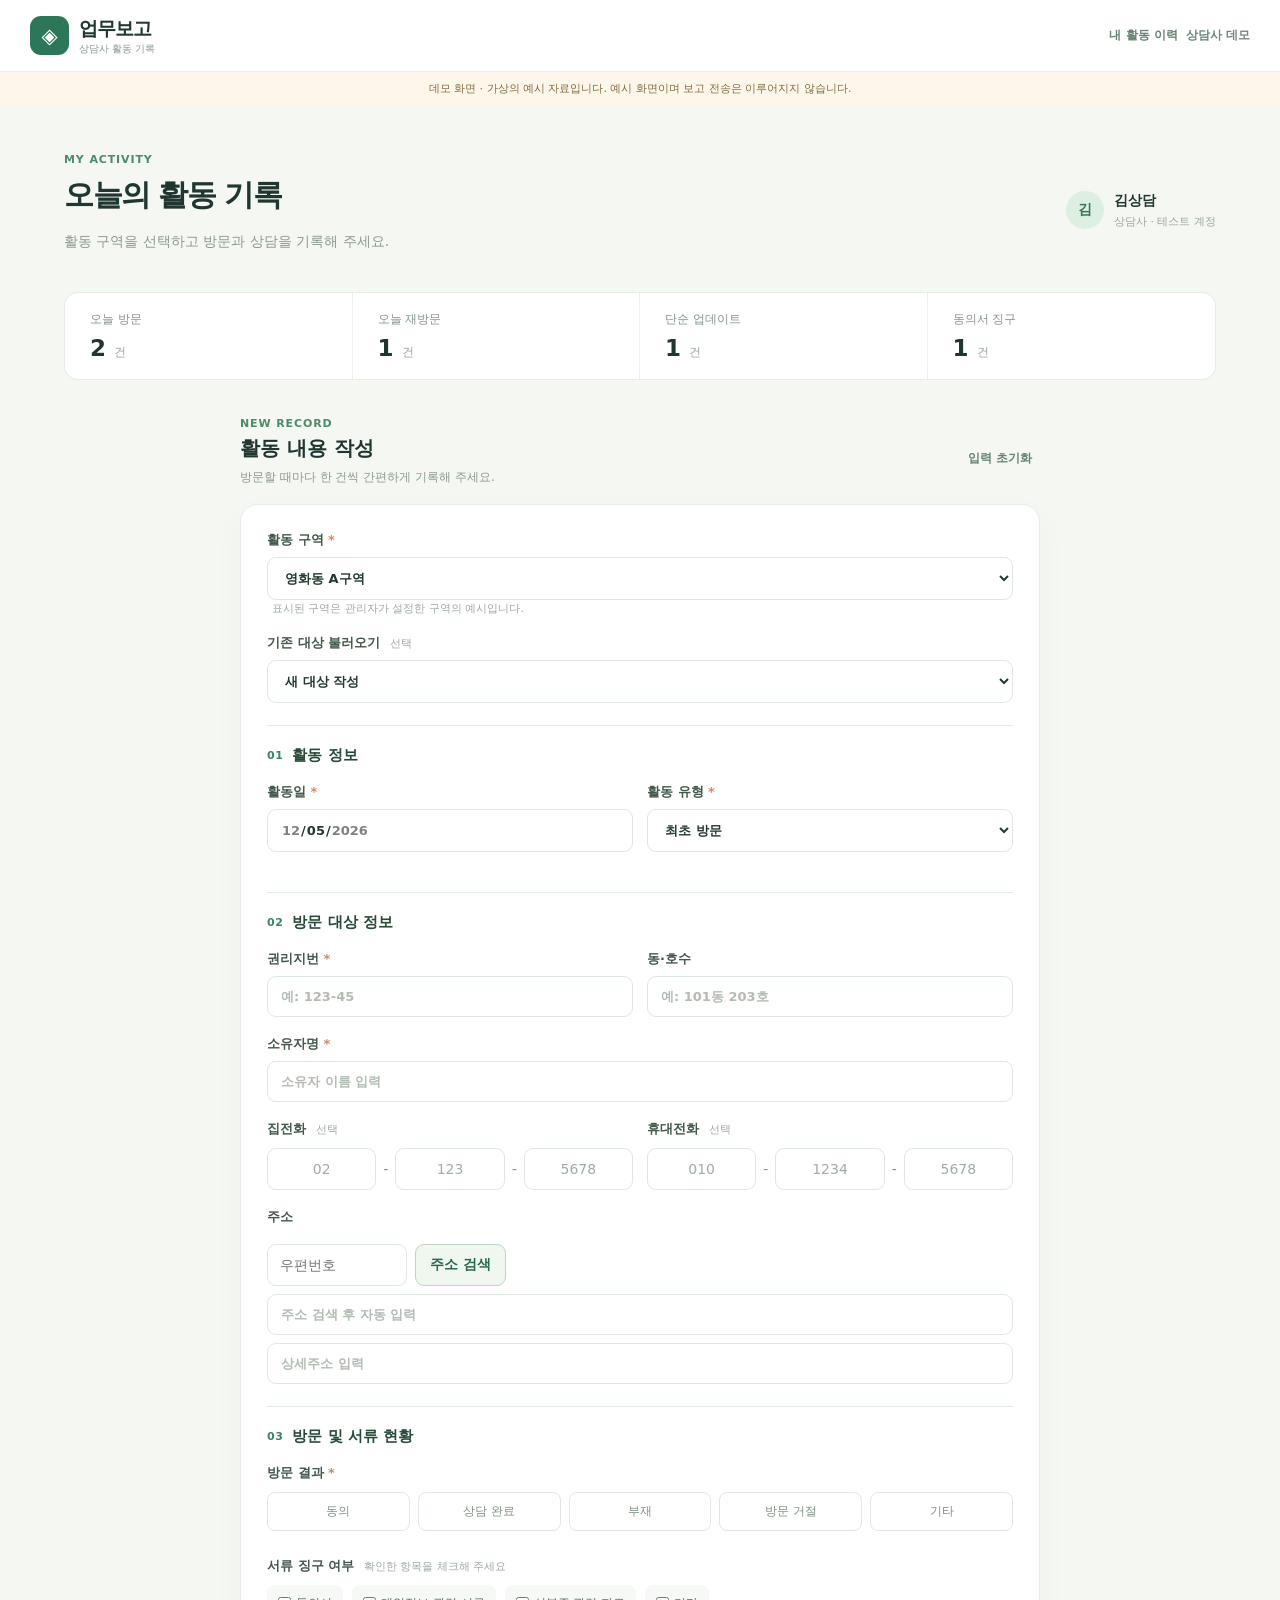
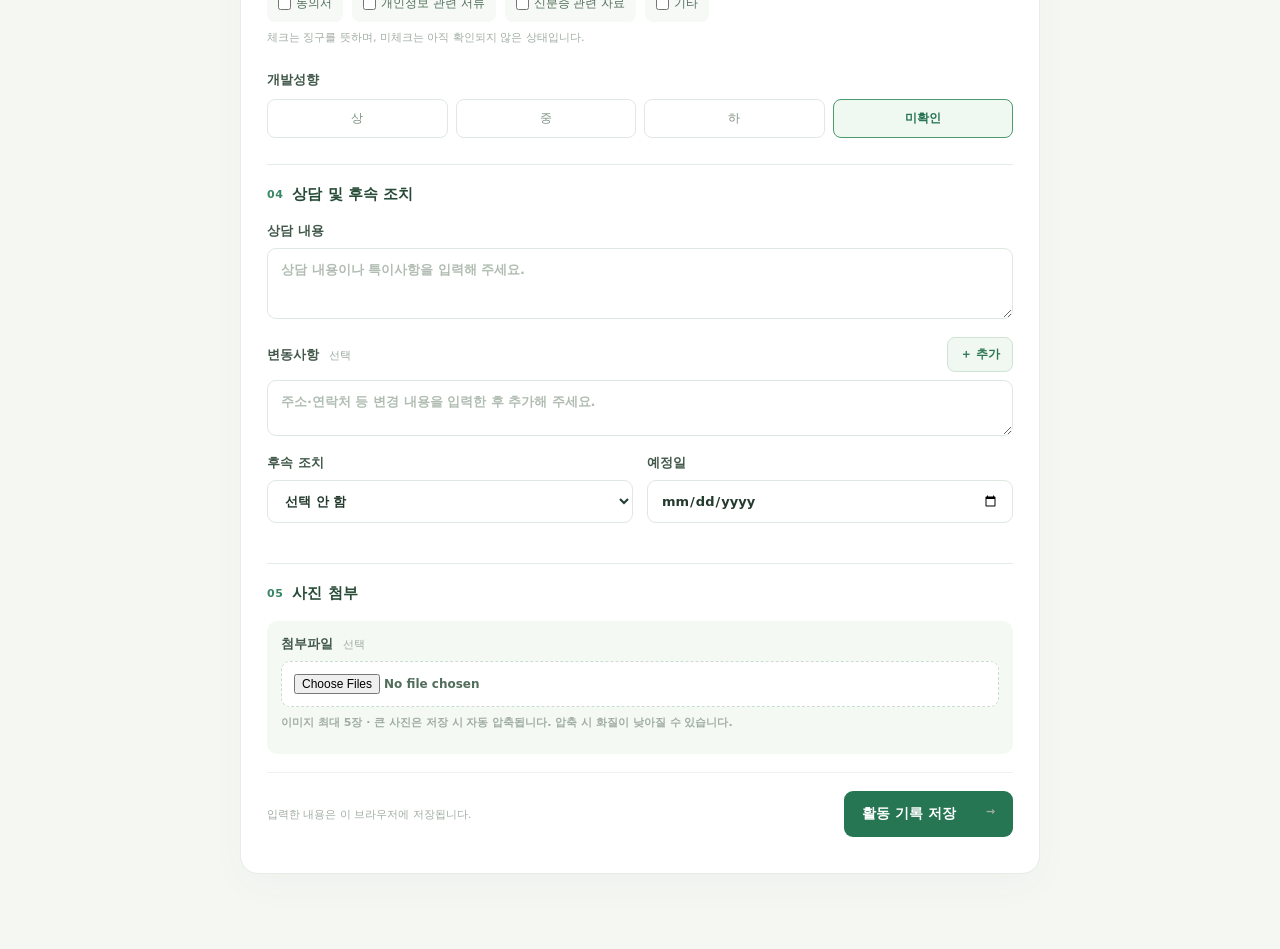
<file: demo.html>
<!DOCTYPE html>
<html lang="ko"><head><meta charset="utf-8"><meta name="viewport" content="width=device-width,initial-scale=1"><meta name="theme-color" content="#f5f7f3"><title>업무보고 상담사 데모</title><link rel="stylesheet" href="style.css?v=2"></head>
<body class="login-mode">
<div class="shell">
<header class="top"><div class="brand"><span class="logo">◈</span><div><strong>업무보고</strong><small>상담사 활동 기록</small></div></div><div id="header-actions" hidden><button type="button" class="text-btn open-history">내 활동 이력</button><span class="demo-label">상담사 데모</span></div></header>
<div class="demo">데모 화면 · 가상의 예시 자료입니다. 예시 화면이며 보고 전송은 이루어지지 않습니다.</div>
<main>
<section id="login" class="screen active"><div class="login-layout"><div class="login-card"><div class="login-symbol">◈</div><span class="eyebrow">COUNSELOR LOGIN</span><h2>상담사 로그인</h2><p class="sub">활동을 시작하려면 로그인해 주세요.</p><form id="login-form"><label class="field">아이디<input name="id" placeholder="아이디 입력" autocomplete="username" required></label><label class="field">비밀번호<input name="password" type="password" placeholder="비밀번호 입력" autocomplete="current-password" required></label><label class="remember"><input type="checkbox" name="remember"> 로그인 유지</label><button class="button primary block" type="submit">로그인 <span>→</span></button><div id="login-error" class="error" role="alert"></div></form><div class="test-note"><strong>시안 체험</strong><br>아이디 <b>demo</b> · 비밀번호 <b>demo</b><br>실제 계정 인증은 아직 연결되지 않았습니다.</div></div></div></section>
<section id="workspace" class="screen"><div class="page"><div class="workspace-head"><div><div class="eyebrow">MY ACTIVITY</div><h1>오늘의 활동 기록</h1><p class="sub">활동 구역을 선택하고 방문과 상담을 기록해 주세요.</p></div><div class="person"><span class="person-icon">김</span><div><b>김상담</b><small>상담사 · 테스트 계정</small></div></div></div><div class="summary"><button type="button" class="summary-item" data-stat="visit"><span>오늘 방문</span><strong id="visits-count">0 <small>건</small></strong></button><button type="button" class="summary-item" data-stat="revisit"><span>오늘 재방문</span><strong id="revisits-count">0 <small>건</small></strong></button><button type="button" class="summary-item" data-stat="update"><span>단순 업데이트</span><strong id="updates-count">0 <small>건</small></strong></button><button type="button" class="summary-item" data-stat="consent"><span>동의서 징구</span><strong id="consent-count">0 <small>건</small></strong></button></div><div class="layout"><div><div class="section-head"><div><span class="eyebrow">NEW RECORD</span><h2 id="form-heading">활동 내용 작성</h2><p class="sub">방문할 때마다 한 건씩 간편하게 기록해 주세요.</p></div><button id="clear-form" class="text-btn">입력 초기화</button></div><form id="activity-form" class="form-card"><div id="linked" class="linked" hidden></div><label class="field">활동 구역 <span class="required">*</span><select name="area" id="area-select" required><option value="">구역을 선택해 주세요</option></select><small>표시된 구역은 관리자가 설정한 구역의 예시입니다.</small></label><label class="field">기존 대상 불러오기 <small>선택</small><select id="target-select"><option value="">새 대상 작성</option></select></label><div class="form-section-title"><span>01</span> 활동 정보</div><div class="field-row"><label class="field">활동일 <span class="required">*</span><input type="date" name="date" required readonly></label><label class="field">활동 유형 <span class="required">*</span><select name="type" required><option value="최초 방문">최초 방문</option><option value="재방문">재방문</option><option value="단순 업데이트">단순 업데이트</option></select></label></div><div class="form-section-title"><span>02</span> 방문 대상 정보</div><div class="field-row"><label class="field">권리지번 <span class="required">*</span><input name="address" placeholder="예: 123-45" required></label><label class="field">동·호수<input name="unit" placeholder="예: 101동 203호"></label></div><label class="field">소유자명 <span class="required">*</span><input name="owner" placeholder="소유자 이름 입력" required></label><div class="field-row contact-row"><fieldset class="phone-field"><legend>집전화 <small>선택</small></legend><div class="phone-parts" data-phone="homePhone"><input name="homePhonePrefix" type="tel" inputmode="numeric" maxlength="4" pattern="[0-9]{2,4}" aria-label="집전화 지역번호 또는 앞자리" placeholder="02"><span aria-hidden="true">-</span><input name="homePhoneMiddle" type="tel" inputmode="numeric" maxlength="4" pattern="[0-9]{3,4}" aria-label="집전화 가운데 번호" placeholder="123"><span aria-hidden="true">-</span><input name="homePhoneLast" type="tel" inputmode="numeric" maxlength="4" pattern="[0-9]{4}" aria-label="집전화 끝 번호" placeholder="5678"></div></fieldset><fieldset class="phone-field"><legend>휴대전화 <small>선택</small></legend><div class="phone-parts" data-phone="mobilePhone"><input name="mobilePhonePrefix" type="tel" inputmode="numeric" maxlength="4" pattern="[0-9]{3}" aria-label="휴대전화 지역번호 또는 앞자리" placeholder="010"><span aria-hidden="true">-</span><input name="mobilePhoneMiddle" type="tel" inputmode="numeric" maxlength="4" pattern="[0-9]{3,4}" aria-label="휴대전화 가운데 번호" placeholder="1234"><span aria-hidden="true">-</span><input name="mobilePhoneLast" type="tel" inputmode="numeric" maxlength="4" pattern="[0-9]{4}" aria-label="휴대전화 끝 번호" placeholder="5678"></div></fieldset></div><label class="field">주소</label><div class="address-search"><input id="postcode" name="postcode" placeholder="우편번호" aria-label="우편번호로 주소 검색" readonly aria-haspopup="dialog"><button type="button" id="address-search" class="secondary-action" aria-haspopup="dialog">주소 검색</button></div><label class="field address-line"><span class="visually-hidden">기본 주소</span><input name="residentAddress" id="resident-address" autocomplete="off" placeholder="주소 검색 후 자동 입력" readonly></label><label class="field"><span class="visually-hidden">상세 주소</span><input name="addressDetail" id="address-detail" autocomplete="off" placeholder="상세주소 입력"></label><dialog id="postcode-wrap" class="postcode-wrap" aria-labelledby="postcode-title"><div class="postcode-heading"><strong id="postcode-title">주소 검색</strong><button type="button" id="postcode-close" class="secondary-action">닫기</button></div><div id="postcode-frame"></div></dialog><div id="address-error" class="attachment-error" role="status"></div><div class="form-section-title"><span>03</span> 방문 및 서류 현황</div><fieldset id="visit-result"><legend>방문 결과 <span class="required">*</span></legend><div class="choices"><label><input type="radio" name="result" value="동의"><span>동의</span></label><label><input type="radio" name="result" value="상담 완료" required><span>상담 완료</span></label><label><input type="radio" name="result" value="부재"><span>부재</span></label><label><input type="radio" name="result" value="방문 거절"><span>방문 거절</span></label><label><input type="radio" name="result" value="기타"><span>기타</span></label></div><label class="field conditional-field" id="result-other-field" hidden>방문 결과 기타 내용<input name="resultOther" placeholder="기타 방문 결과를 입력해 주세요"></label></fieldset><fieldset><legend>서류 징구 여부 <small>확인한 항목을 체크해 주세요</small></legend><div class="checks"><label><input type="checkbox" name="consent"><span>동의서</span></label><label><input type="checkbox" name="privacy"><span>개인정보 관련 서류</span></label><label><input type="checkbox" name="identity"><span>신분증 관련 자료</span></label><label><input type="checkbox" name="other"><span>기타</span></label></div><label class="field conditional-field" id="document-other-field" hidden>기타 서류 내용<input name="otherDocument" placeholder="징구한 기타 서류를 입력해 주세요"></label><p class="hint">체크는 징구를 뜻하며, 미체크는 아직 확인되지 않은 상태입니다.</p></fieldset><fieldset><legend>개발성향</legend><div class="choices compact"><label><input type="radio" name="preference" value="상"><span>상</span></label><label><input type="radio" name="preference" value="중"><span>중</span></label><label><input type="radio" name="preference" value="하"><span>하</span></label><label><input type="radio" name="preference" value="미확인" checked><span>미확인</span></label></div></fieldset><div class="form-section-title"><span>04</span> 상담 및 후속 조치</div><div class="field entry-section"><div class="entry-head"><label for="note-input">상담 내용</label></div><div id="note-history" class="entry-history"></div><textarea id="note-input" name="note" placeholder="상담 내용이나 특이사항을 입력해 주세요." rows="3"></textarea><div id="note-draft" class="entry-history"></div></div><div class="field entry-section"><div class="entry-head"><label for="changes-input">변동사항 <small>선택</small></label><button type="button" class="add-entry" data-kind="changes">＋ 추가</button></div><div id="changes-history" class="entry-history"></div><textarea id="changes-input" name="changes" placeholder="주소·연락처 등 변경 내용을 입력한 후 추가해 주세요." rows="2"></textarea><div id="changes-draft" class="entry-history"></div></div><div class="field-row"><label class="field">후속 조치<select name="follow"><option value="">선택 안 함</option><option>재방문</option><option>전화 연락</option><option>서류 확인</option><option>기타</option></select></label><label class="field">예정일<input type="date" name="followDate"></label></div><div class="form-section-title"><span>05</span> 사진 첨부</div><div class="field attachment-field"><label for="attachments">첨부파일 <small>선택</small></label><input id="attachments" name="attachments" type="file" accept="image/jpeg,image/png,image/gif,image/webp,image/bmp,image/avif" multiple><p class="hint">이미지 최대 5장 · 큰 사진은 저장 시 자동 압축됩니다. 압축 시 화질이 낮아질 수 있습니다.</p><div id="attachment-preview" class="attachment-preview" aria-live="polite"></div></div><div class="form-footer"><span>입력한 내용은 이 브라우저에 저장됩니다.</span><button class="button primary" type="submit">활동 기록 저장 <span>→</span></button></div><p id="feedback" class="feedback" role="status"></p></form></div></div></div></section>
<section id="history-page" class="screen"><div class="page history-page"><button type="button" id="back-to-work" class="text-btn">← 활동 기록으로 돌아가기</button><div class="history-title"><span class="eyebrow">ACTIVITY LOG</span><h1>내 활동 이력</h1><p class="sub">기간을 선택해 최신 기록부터 확인하세요.</p></div><div class="side-card"><div class="side-heading"><div><span class="eyebrow">ACTIVITY LOG</span><h2>내 활동 이력</h2></div><span id="record-total" class="count">0건</span></div><div class="history-date period-filter"><label for="history-start">시작 날짜<input id="history-start" type="date"></label><span class="period-separator">~</span><label for="history-end">마지막 날짜<input id="history-end" type="date"></label><button id="search-history" type="button">검색</button></div><p id="date-error" class="attachment-error" role="alert" hidden>시작 날짜는 마지막 날짜보다 늦을 수 없습니다.</p><div class="searchbox"><span>⌕</span><input id="search" placeholder="권리지번 또는 소유자 검색" aria-label="활동 이력 검색"></div><p id="history-status" class="history-status" role="status" hidden></p><p id="active-filter" class="active-filter" hidden></p><p class="history-help">활동 이력은 읽기 전용입니다. 새로운 활동은 활동 기록 화면에서 작성해 주세요.</p><div id="records" class="records"></div></div></div></section></main></div><script src="https://t1.kakaocdn.net/mapjsapi/bundle/postcode/prod/postcode.v2.js"></script><script src="app.js?v=40125c4d"></script></body></html>
</file>
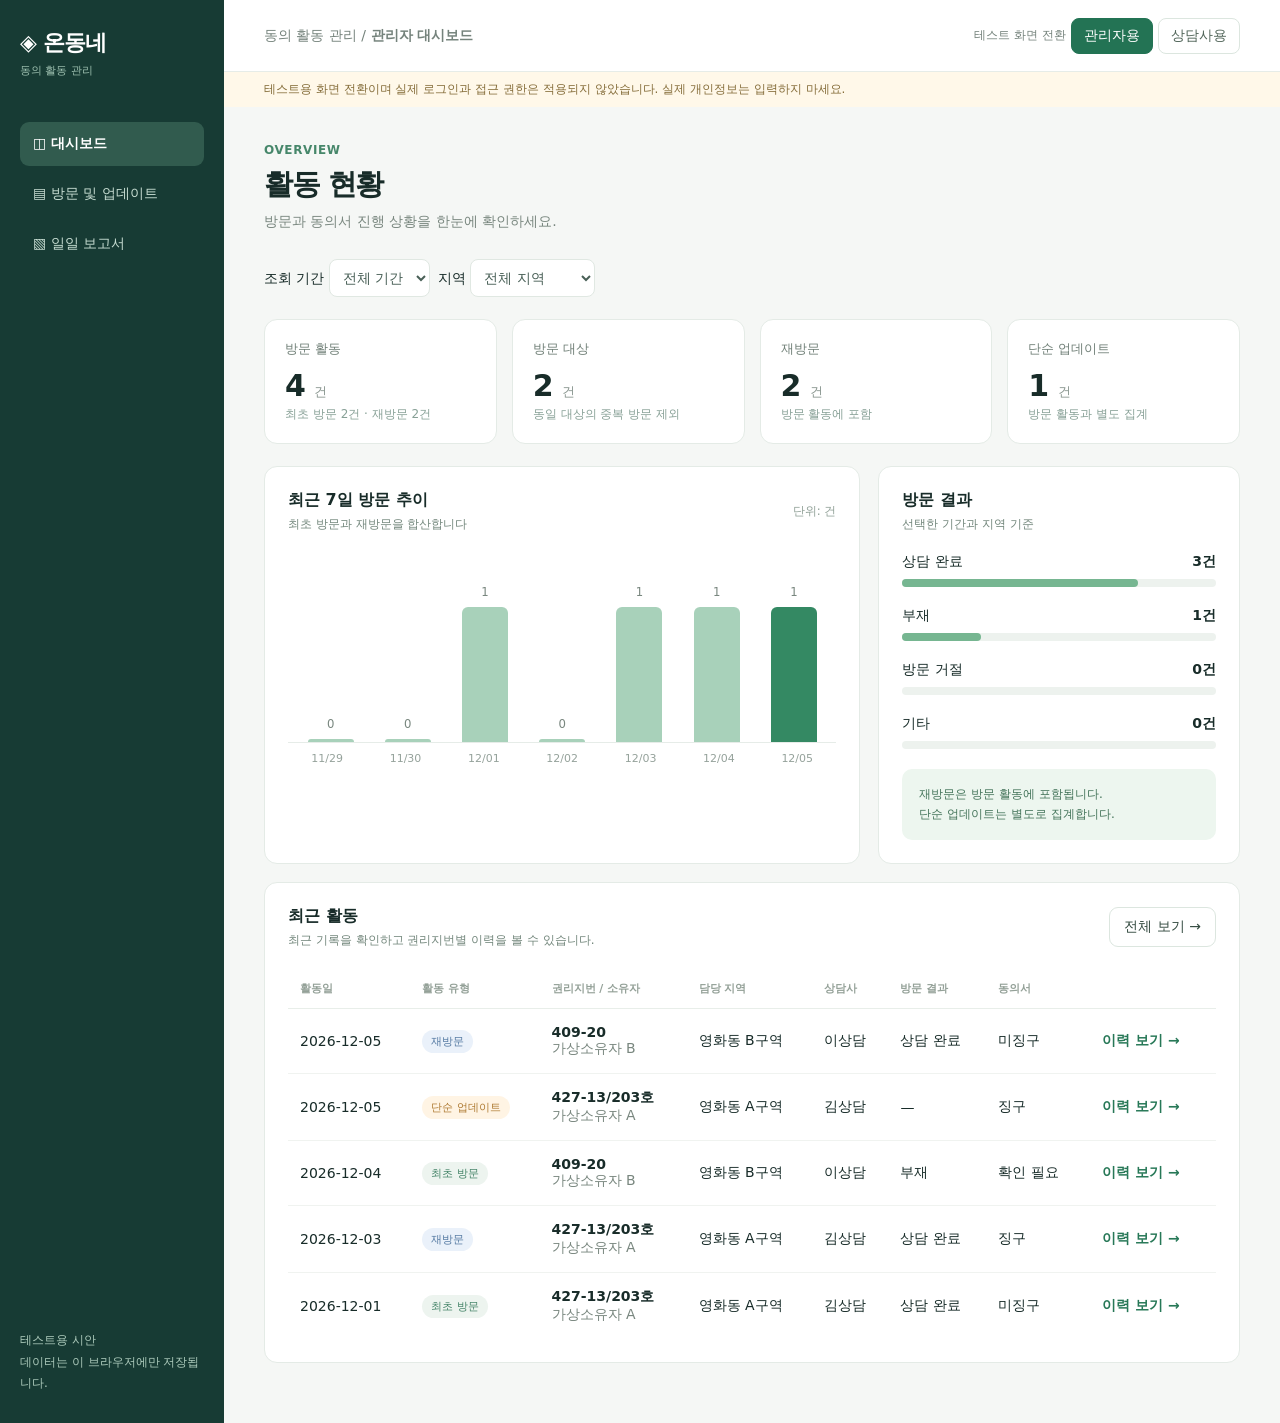
<file: 관리자시안.html>
<!doctype html><html lang="ko"><head><meta charset="utf-8"><meta name="viewport" content="width=device-width,initial-scale=1"><title>온동네 | 동의 활동 시안</title><style>
:root{font-family:'Malgun Gothic',system-ui,sans-serif;color:#182c29;background:#f5f7f5;font-size:14px}*{box-sizing:border-box}body{margin:0}button,input,select,textarea{font:inherit}button{cursor:pointer} .app{display:flex;min-height:100vh}.side{width:224px;background:#173b34;color:#d2e4dc;padding:28px 20px;display:flex;flex-direction:column;flex-shrink:0}.brand{font-size:22px;font-weight:800;color:white;letter-spacing:-1px}.brand small{display:block;font-size:11px;letter-spacing:0;font-weight:400;color:#9fc1b1;margin-top:5px}.nav{margin-top:44px;display:grid;gap:6px}.nav button{border:0;text-align:left;border-radius:9px;padding:13px;color:#c6dcd1;background:transparent}.nav button.active{background:#315b4e;color:white;font-weight:bold}.side-foot{margin-top:auto;font-size:12px;line-height:1.8;color:#accabb}.main{flex:1;min-width:0}.top{height:72px;background:white;border-bottom:1px solid #e6ece8;display:flex;align-items:center;justify-content:space-between;padding:0 40px}.top span{color:#75837c}.badge{background:#e6f3ec;color:#2b7656;padding:7px 11px;border-radius:20px;font-weight:bold;font-size:12px}.content{max-width:1450px;margin:auto;padding:36px 40px 60px}.eyebrow{color:#46876a;font-weight:700;font-size:12px;letter-spacing:.05em}.heading{display:flex;justify-content:space-between;align-items:end;gap:16px;margin-bottom:28px}.heading h1{font-size:29px;letter-spacing:-1.5px;margin:8px 0}.muted{color:#79877f}.heading p{margin:0}.primary{border:0;background:#237354;color:white;border-radius:9px;padding:12px 17px;font-weight:700}.secondary{border:1px solid #dce6df;background:#fff;color:#344b40;border-radius:9px;padding:10px 14px}.cards{display:grid;grid-template-columns:repeat(4,1fr);gap:15px;margin:22px 0}.card,.panel{background:#fff;border:1px solid #e4ebe6;border-radius:13px}.card{padding:20px}.card label{color:#718078;font-size:13px}.num{font-size:30px;font-weight:800;margin:10px 0 3px;letter-spacing:-1px}.num small{font-size:13px;color:#88958e;font-weight:400}.card .detail{color:#87a096;font-size:12px}.grid{display:grid;grid-template-columns:1.65fr 1fr;gap:18px}.panel{padding:23px}.panel h2{font-size:16px;margin:0}.panel-head{display:flex;justify-content:space-between;align-items:center;gap:10px;margin-bottom:20px}.panel-head small{color:#90a097}.chart{height:190px;display:flex;align-items:end;gap:16px;border-bottom:1px solid #e6ece8;padding:0 12px}.bar-wrap{flex:1;height:100%;display:flex;flex-direction:column;justify-content:end;align-items:center;gap:8px}.bar{width:100%;max-width:46px;background:#a8d1ba;border-radius:6px 6px 0 0;min-height:3px}.bar.today{background:#348963}.chart-label{display:flex;justify-content:space-around;margin-top:9px;color:#95a29b;font-size:11px}.status-row{margin:20px 0}.status-top{display:flex;justify-content:space-between;margin-bottom:8px}.track{height:8px;background:#edf2ee;border-radius:10px}.fill{height:100%;background:#76b691;border-radius:10px}.notice{margin-top:15px;padding:15px 17px;background:#edf6ef;border-radius:10px;color:#44745a;font-size:12px;line-height:1.7}.full{margin-top:18px}.filters{display:flex;gap:8px;flex-wrap:wrap}.filters input,.filters select{border:1px solid #e0e8e2;border-radius:8px;padding:9px;background:#fff;color:#496057}.tablewrap{overflow:auto}table{width:100%;border-collapse:collapse;min-width:700px}th{text-align:left;color:#94a198;font-size:11px;font-weight:600;padding:12px;border-bottom:1px solid #e8eee9}td{padding:15px 12px;border-bottom:1px solid #f0f3f0}tr:last-child td{border:0}.pill{border-radius:20px;padding:5px 9px;font-size:11px;background:#edf4ef;color:#438367;white-space:nowrap}.pill.revisit{background:#eaf1fa;color:#5378a1}.pill.update{background:#fff4e4;color:#ae7a32}.link{border:0;background:transparent;color:#277857;font-weight:700}.empty{padding:28px;text-align:center;color:#8b9990}.dialog{border:0;border-radius:16px;padding:0;width:min(620px,94vw);box-shadow:0 15px 80px #0003}.dialog::backdrop{background:#132b24a8}.dialog-inner{padding:26px}.dialog-head{display:flex;justify-content:space-between;align-items:start}.dialog h2{margin:0 0 8px;font-size:21px}.close{border:0;background:#f2f5f2;border-radius:8px;font-size:20px;width:34px;height:34px}.formgrid{display:grid;grid-template-columns:1fr 1fr;gap:14px;margin-top:22px}.field{display:grid;gap:7px;font-weight:700;font-size:12px}.field.wide{grid-column:1/-1}.field input,.field select,.field textarea{width:100%;border:1px solid #dce6de;border-radius:8px;padding:11px;background:white;font-weight:400}.field textarea{resize:vertical;min-height:72px}.actions{display:flex;justify-content:end;gap:8px;margin-top:22px}.history{padding:13px 0;border-bottom:1px solid #edf1ee;line-height:1.7}.tabnotice{font-size:12px;color:#73877c;margin-top:5px}.demo{background:#fff8e9;color:#856d3a;padding:9px 40px;font-size:12px}.view{display:none}.view.active{display:block}@media(max-width:850px){.side{width:75px;padding:20px 10px}.brand{font-size:15px}.brand small,.side-foot,.nav button span{display:none}.nav button{text-align:center;padding:12px 4px}.content{padding:25px 18px}.top{padding:0 18px}.demo{padding:9px 18px}.cards{grid-template-columns:repeat(2,1fr)}.grid{grid-template-columns:1fr}.heading{align-items:start}.heading h1{font-size:24px}}@media(max-width:500px){.side{width:58px}.brand{font-size:12px}.top{height:60px}.top span{display:none}.formgrid{grid-template-columns:1fr}.field.wide{grid-column:auto}.cards{gap:8px}.card{padding:14px}.heading{display:block}.heading .primary{margin-top:15px}}
.role-switch{display:flex;gap:5px;align-items:center}.role-switch button{border:1px solid #dce6df;background:white;border-radius:8px;padding:8px 12px;color:#52665a}.role-switch button.selected{background:#237354;color:white;border-color:#237354}.role-note{font-size:12px;color:#6e8175}.counselor-home .panel{margin-top:18px}.counselor-welcome{background:#e9f3eb;border-radius:13px;padding:22px;color:#315b45}.counselor-welcome h2{margin:0 0 7px}.counselor-welcome p{margin:0;line-height:1.7}@media(max-width:500px){.role-switch button{font-size:11px;padding:7px}.role-note{display:none}}</style></head><body><div class="app"><aside class="side"><div class="brand">◈ 온동네<small>동의 활동 관리</small></div><nav class="nav"><button class="active" data-view="dashboard" id="manager-nav">◫ <span>대시보드</span></button><button data-view="counselor-home" id="counselor-nav" style="display:none">⌂ <span>내 활동 홈</span></button><button data-view="records">▤ <span>방문 및 업데이트</span></button><button data-view="report">▧ <span>일일 보고서</span></button></nav><div class="side-foot">테스트용 시안<br>데이터는 이 브라우저에만 저장됩니다.</div></aside><main class="main"><div class="top"><span>동의 활동 관리 / <b id="top-title">대시보드</b></span><div class="role-switch" aria-label="시안 화면 전환"><span class="role-note">테스트 화면 전환</span><button id="manager-role" class="selected">관리자용</button><button id="counselor-role">상담사용</button></div></div><div class="demo">테스트용 화면 전환이며 실제 로그인과 접근 권한은 적용되지 않았습니다. 실제 개인정보는 입력하지 마세요.</div><div class="content"><section id="counselor-home" class="view counselor-home"><div class="heading"><div><div class="eyebrow">MY WORK</div><h1>김상담 님의 활동</h1><p class="muted">담당 지역 영화동 A구역 · 오늘의 방문과 보고를 관리합니다.</p></div><button class="primary new">＋ 방문 기록 작성</button></div><div class="counselor-welcome"><h2>오늘의 활동을 기록해 주세요</h2><p>기존 권리지번은 방문 및 업데이트 메뉴에서 찾아 재방문 또는 단순 업데이트로 기록할 수 있습니다.</p></div><div class="cards" id="my-stats"></div><div class="panel"><div class="panel-head"><div><h2>내 최근 활동</h2><div class="tabnotice">김상담 상담사의 기록만 표시합니다.</div></div><button class="secondary" data-go="records">내 기록 보기 →</button></div><div id="my-recent"></div></div><div class="panel"><div class="panel-head"><div><h2>오늘의 보고서</h2><div class="tabnotice">오늘 기록을 확인하고 보고서 화면에서 살펴보세요.</div></div><button class="secondary" data-go="report">보고서 보기 →</button></div></div></section><section id="dashboard" class="view active"><div class="heading"><div><div class="eyebrow">OVERVIEW</div><h1>활동 현황</h1><p class="muted">방문과 동의서 진행 상황을 한눈에 확인하세요.</p></div></div><div class="filters"><label>조회 기간 <select id="period"><option value="all">전체 기간</option><option value="today">오늘</option><option value="7">최근 7일</option></select></label><label>지역 <select id="region"><option value="all">전체 지역</option><option>영화동 A구역</option><option>영화동 B구역</option></select></label></div><div class="cards" id="stats"></div><div class="grid"><div class="panel"><div class="panel-head"><div><h2>최근 7일 방문 추이</h2><div class="tabnotice">최초 방문과 재방문을 합산합니다</div></div><small>단위: 건</small></div><div class="chart" id="chart"></div><div class="chart-label" id="chart-label"></div></div><div class="panel"><div class="panel-head"><div><h2>방문 결과</h2><div class="tabnotice">선택한 기간과 지역 기준</div></div></div><div id="outcomes"></div><div class="notice">재방문은 방문 활동에 포함됩니다.<br>단순 업데이트는 별도로 집계합니다.</div></div></div><div class="panel full"><div class="panel-head"><div><h2>최근 활동</h2><div class="tabnotice">최근 기록을 확인하고 권리지번별 이력을 볼 수 있습니다.</div></div><button class="secondary" data-go="records">전체 보기 →</button></div><div id="recent"></div></div></section><section id="records" class="view"><div class="heading"><div><div class="eyebrow">ACTIVITY</div><h1>방문 및 업데이트</h1><p class="muted">권리지번별 기록을 검색하고 이력을 이어서 작성합니다.</p></div><button class="primary new">＋ 방문 기록 작성</button></div><div class="panel"><div class="panel-head"><div class="filters"><input id="search" placeholder="권리지번 또는 소유자 검색" aria-label="검색"><select id="type-filter"><option value="all">전체 유형</option><option>최초 방문</option><option>재방문</option><option>단순 업데이트</option></select></div><button class="secondary" id="reset">예시 데이터 초기화</button></div><div id="records-table"></div></div></section><section id="report" class="view"><div class="heading"><div><div class="eyebrow">DAILY REPORT</div><h1>일일 보고서</h1><p class="muted">선택한 날짜의 활동을 모아 확인합니다.</p></div></div><div class="panel"><div class="filters"><label>보고일 <input type="date" id="report-date"></label><label>상담사 <select id="report-person"><option value="all">전체 상담사</option><option>김상담</option><option>이상담</option></select></label></div><div class="cards" id="report-stats"></div><div id="report-table"></div><div class="notice">시안에서는 보고서 제출과 관리자 확인 상태가 실제로 전송되지 않습니다.</div></div></section></div></main></div>
<dialog id="form-dialog" class="dialog"><div class="dialog-inner"><div class="dialog-head"><div><h2 id="form-title">방문 기록 작성</h2><span class="muted">테스트용 가상 정보만 입력해 주세요.</span></div><button class="close" data-close="form-dialog" aria-label="닫기">×</button></div><form id="entry-form"><div class="formgrid"><label class="field">활동 유형<select name="type" required><option>최초 방문</option><option>재방문</option><option>단순 업데이트</option></select></label><label class="field">활동일<input type="date" name="date" required></label><label class="field">권리지번<input name="address" placeholder="예: 427-13/203호" required></label><label class="field">소유자명<input name="owner" placeholder="예: 홍길동" required></label><label class="field">담당 지역<select name="region"><option>영화동 A구역</option><option>영화동 B구역</option></select></label><label class="field">상담사<select name="person"><option>김상담</option><option>이상담</option></select></label><label class="field" id="result-field">방문 결과<select name="result"><option>상담 완료</option><option>부재</option><option>방문 거절</option><option>다른 거주자 면담</option><option>기타</option></select></label><label class="field">동의서 징구<select name="consent"><option>확인 필요</option><option>징구</option><option>미징구</option></select></label><label class="field">개발성향<select name="preference"><option>미확인</option><option>상</option><option>중</option><option>하</option></select></label><label class="field wide">상담 및 변경 내용<textarea name="note" placeholder="활동 내용을 간단히 입력하세요"></textarea></label></div><div class="actions"><button class="secondary" type="button" data-close="form-dialog">취소</button><button class="primary">기록 저장</button></div></form></div></dialog><dialog id="history-dialog" class="dialog"><div class="dialog-inner"><div class="dialog-head"><div><h2 id="history-title"></h2><span class="muted">권리지번별 활동 이력</span></div><button class="close" data-close="history-dialog" aria-label="닫기">×</button></div><div id="history-list"></div><div class="actions"><button id="add-update" class="primary">＋ 이 대상 업데이트</button></div></div></dialog>
<script>
let role='manager'; const counselor='김상담'; const key='ondongne-demo-v1'; const day=n=>{let d=new Date();d.setDate(d.getDate()+n);return [d.getFullYear(),String(d.getMonth()+1).padStart(2,'0'),String(d.getDate()).padStart(2,'0')].join('-')}; const seed=()=>[{id:1,date:day(-4),type:'최초 방문',address:'427-13/203호',owner:'가상소유자 A',region:'영화동 A구역',person:'김상담',result:'상담 완료',consent:'미징구',preference:'중',note:'검토 후 다시 연락하기로 함'}, {id:2,date:day(-2),type:'재방문',address:'427-13/203호',owner:'가상소유자 A',region:'영화동 A구역',person:'김상담',result:'상담 완료',consent:'징구',preference:'상',note:'동의서를 받음'}, {id:3,date:day(-1),type:'최초 방문',address:'409-20',owner:'가상소유자 B',region:'영화동 B구역',person:'이상담',result:'부재',consent:'확인 필요',preference:'미확인',note:'재방문 예정'}, {id:4,date:day(0),type:'단순 업데이트',address:'427-13/203호',owner:'가상소유자 A',region:'영화동 A구역',person:'김상담',result:'',consent:'징구',preference:'상',note:'전화로 서류 확인'}, {id:5,date:day(0),type:'재방문',address:'409-20',owner:'가상소유자 B',region:'영화동 B구역',person:'이상담',result:'상담 완료',consent:'미징구',preference:'중',note:'내용 검토 후 재연락 예정'}]; let records;try{records=JSON.parse(localStorage.getItem(key))||seed()}catch{records=seed()} const $=s=>document.querySelector(s), esc=s=>String(s??'').replace(/[&<>"']/g,c=>({'&':'&amp;','<':'&lt;','>':'&gt;','"':'&quot;',"'":'&#39;'}[c])); const persist=()=>localStorage.setItem(key,JSON.stringify(records));
function switchView(v){document.querySelectorAll('.view').forEach(x=>x.classList.toggle('active',x.id===v));document.querySelectorAll('.nav button').forEach(x=>x.classList.toggle('active',x.dataset.view===v));$('#top-title').textContent={dashboard:'관리자 대시보드','counselor-home':'상담사 홈',records:'방문 및 업데이트',report:'일일 보고서'}[v];render()}document.querySelectorAll('[data-view]').forEach(b=>b.onclick=()=>switchView(b.dataset.view));document.querySelectorAll('[data-go]').forEach(b=>b.onclick=()=>switchView(b.dataset.go));
function scoped(){return role==='counselor'?records.filter(r=>r.person===counselor):records} function setRole(next){role=next;$('#manager-role').classList.toggle('selected',role==='manager');$('#counselor-role').classList.toggle('selected',role==='counselor');$('#manager-nav').style.display=role==='manager'?'':'none';$('#counselor-nav').style.display=role==='counselor'?'':'none';document.querySelectorAll('#records .new').forEach(b=>b.style.display=role==='counselor'?'':'none');$('#reset').style.display=role==='manager'?'':'none';$('#report-person').parentElement.style.display=role==='manager'?'':'none';$('#add-update').style.display=role==='counselor'?'':'none';$('#report-person').value='all';switchView(role==='manager'?'dashboard':'counselor-home')} $('#manager-role').onclick=()=>setRole('manager');$('#counselor-role').onclick=()=>setRole('counselor');function table(rows){if(!rows.length)return '<div class="empty">조건에 맞는 기록이 없습니다.</div>';return '<div class="tablewrap"><table><thead><tr><th>활동일</th><th>활동 유형</th><th>권리지번 / 소유자</th><th>담당 지역</th><th>상담사</th><th>방문 결과</th><th>동의서</th><th></th></tr></thead><tbody>'+rows.map(r=>`<tr><td>${esc(r.date)}</td><td><span class="pill ${r.type==='재방문'?'revisit':r.type==='단순 업데이트'?'update':''}">${esc(r.type)}</span></td><td><b>${esc(r.address)}</b><br><span class="muted">${esc(r.owner)}</span></td><td>${esc(r.region)}</td><td>${esc(r.person)}</td><td>${esc(r.result||'—')}</td><td>${esc(r.consent)}</td><td><button class="link history-btn" data-id="${r.id}">이력 보기 →</button></td></tr>`).join('')+'</tbody></table></div>'}function ordered(a){return [...a].sort((a,b)=>b.date.localeCompare(a.date)||b.id-a.id)}function filtered(){let a=scoped().filter(r=>$('#region').value==='all'||r.region===$('#region').value);let p=$('#period').value;if(p==='today')a=a.filter(r=>r.date===day(0));if(p==='7')a=a.filter(r=>r.date>=day(-6)&&r.date<=day(0));return a}function stats(a){let visits=a.filter(r=>r.type!=='단순 업데이트'),uniq=new Set(visits.map(r=>r.address+'|'+r.owner)).size, updates=a.length-visits.length, rev=visits.filter(r=>r.type==='재방문').length;return [{label:'방문 활동',n:visits.length,detail:`최초 방문 ${visits.length-rev}건 · 재방문 ${rev}건`},{label:'방문 대상',n:uniq,detail:'동일 대상의 중복 방문 제외'},{label:'재방문',n:rev,detail:'방문 활동에 포함'},{label:'단순 업데이트',n:updates,detail:'방문 활동과 별도 집계'}]}function cards(a){return stats(a).map(s=>`<div class="card"><label>${s.label}</label><div class="num">${s.n} <small>건</small></div><div class="detail">${s.detail}</div></div>`).join('')}
function render(){let mine=scoped().filter(r=>r.date===day(0));$('#my-stats').innerHTML=cards(mine);$('#my-recent').innerHTML=table(ordered(scoped()).slice(0,5));let a=filtered();$('#stats').innerHTML=cards(a);let visits=a.filter(r=>r.type!=='단순 업데이트'),counts=Array.from({length:7},(_,i)=>visits.filter(r=>r.date===day(i-6)).length),max=Math.max(1,...counts);$('#chart').innerHTML=counts.map((n,i)=>`<div class="bar-wrap"><small class="muted">${n}</small><div class="bar ${i===6?'today':''}" style="height:${Math.max(3,n/max*135)}px"></div></div>`).join('');$('#chart-label').innerHTML=counts.map((_,i)=>`<span>${day(i-6).slice(5).replace('-','/')}</span>`).join('');let outcome=['상담 완료','부재','방문 거절','기타'];$('#outcomes').innerHTML=outcome.map(v=>{let n=visits.filter(r=>v==='기타'?!['상담 완료','부재','방문 거절'].includes(r.result):r.result===v).length;return `<div class="status-row"><div class="status-top"><span>${v}</span><b>${n}건</b></div><div class="track"><div class="fill" style="width:${visits.length?n/visits.length*100:0}%"></div></div></div>`}).join('');$('#recent').innerHTML=table(ordered(a).slice(0,5));let q=$('#search').value.toLowerCase(),t=$('#type-filter').value;$('#records-table').innerHTML=table(ordered(scoped().filter(r=>(r.address+' '+r.owner).toLowerCase().includes(q)&&(t==='all'||r.type===t))));let report=scoped().filter(r=>r.date===$('#report-date').value&&($('#report-person').value==='all'||r.person===$('#report-person').value));$('#report-stats').innerHTML=cards(report);$('#report-table').innerHTML=table(ordered(report))}
['period','region','type-filter','report-date','report-person'].forEach(id=>$('#'+id).onchange=render);$('#search').oninput=render;$('#report-date').value=day(0);document.addEventListener('click',e=>{let b=e.target.closest('.history-btn');if(!b)return;let r=records.find(x=>x.id===Number(b.dataset.id));if(!r)return;let entries=ordered(scoped().filter(x=>x.address===r.address&&x.owner===r.owner));$('#history-title').textContent=r.address+' · '+r.owner;$('#history-list').innerHTML=entries.map(x=>`<div class="history"><b>${esc(x.date)} · ${esc(x.type)}</b> <span class="muted">${esc(x.person)}</span><br>${esc(x.result||'방문 없음')} · 동의서 ${esc(x.consent)}<br><span class="muted">${esc(x.note||'메모 없음')}</span></div>`).join('');$('#add-update').onclick=()=>{ $('#history-dialog').close();openForm(r)};$('#history-dialog').showModal()});function openForm(r){let f=$('#entry-form');f.reset();f.elements.date.value=day(0);$('#form-title').textContent=r?'기존 대상 업데이트':'방문 기록 작성';if(r){for(let n of ['address','owner','region','person','consent','preference'])f.elements[n].value=r[n];f.elements.type.value='재방문'}if(role==='counselor'){f.elements.person.value=counselor;f.elements.person.disabled=true;f.elements.region.value='영화동 A구역';f.elements.region.disabled=true}else{f.elements.person.disabled=false;f.elements.region.disabled=false}syncType();$('#form-dialog').showModal()}document.querySelectorAll('.new').forEach(b=>b.onclick=()=>openForm());document.querySelectorAll('[data-close]').forEach(b=>b.onclick=()=>$('#'+b.dataset.close).close());function syncType(){let simple=$('#entry-form').elements.type.value==='단순 업데이트';$('#result-field').style.display=simple?'none':'grid'}$('#entry-form').elements.type.onchange=syncType;$('#entry-form').onsubmit=e=>{e.preventDefault();let data=Object.fromEntries(new FormData(e.target));if(role==='counselor'){data.person=counselor;data.region='영화동 A구역'}if(data.type==='단순 업데이트')data.result='';records.push({id:Date.now(),...data});persist();$('#form-dialog').close();render()};$('#reset').onclick=()=>{if(confirm('테스트로 입력한 기록을 지우고 예시 데이터를 복원할까요?')){records=seed();persist();render()}};setRole('manager');
</script></body></html>
</file>
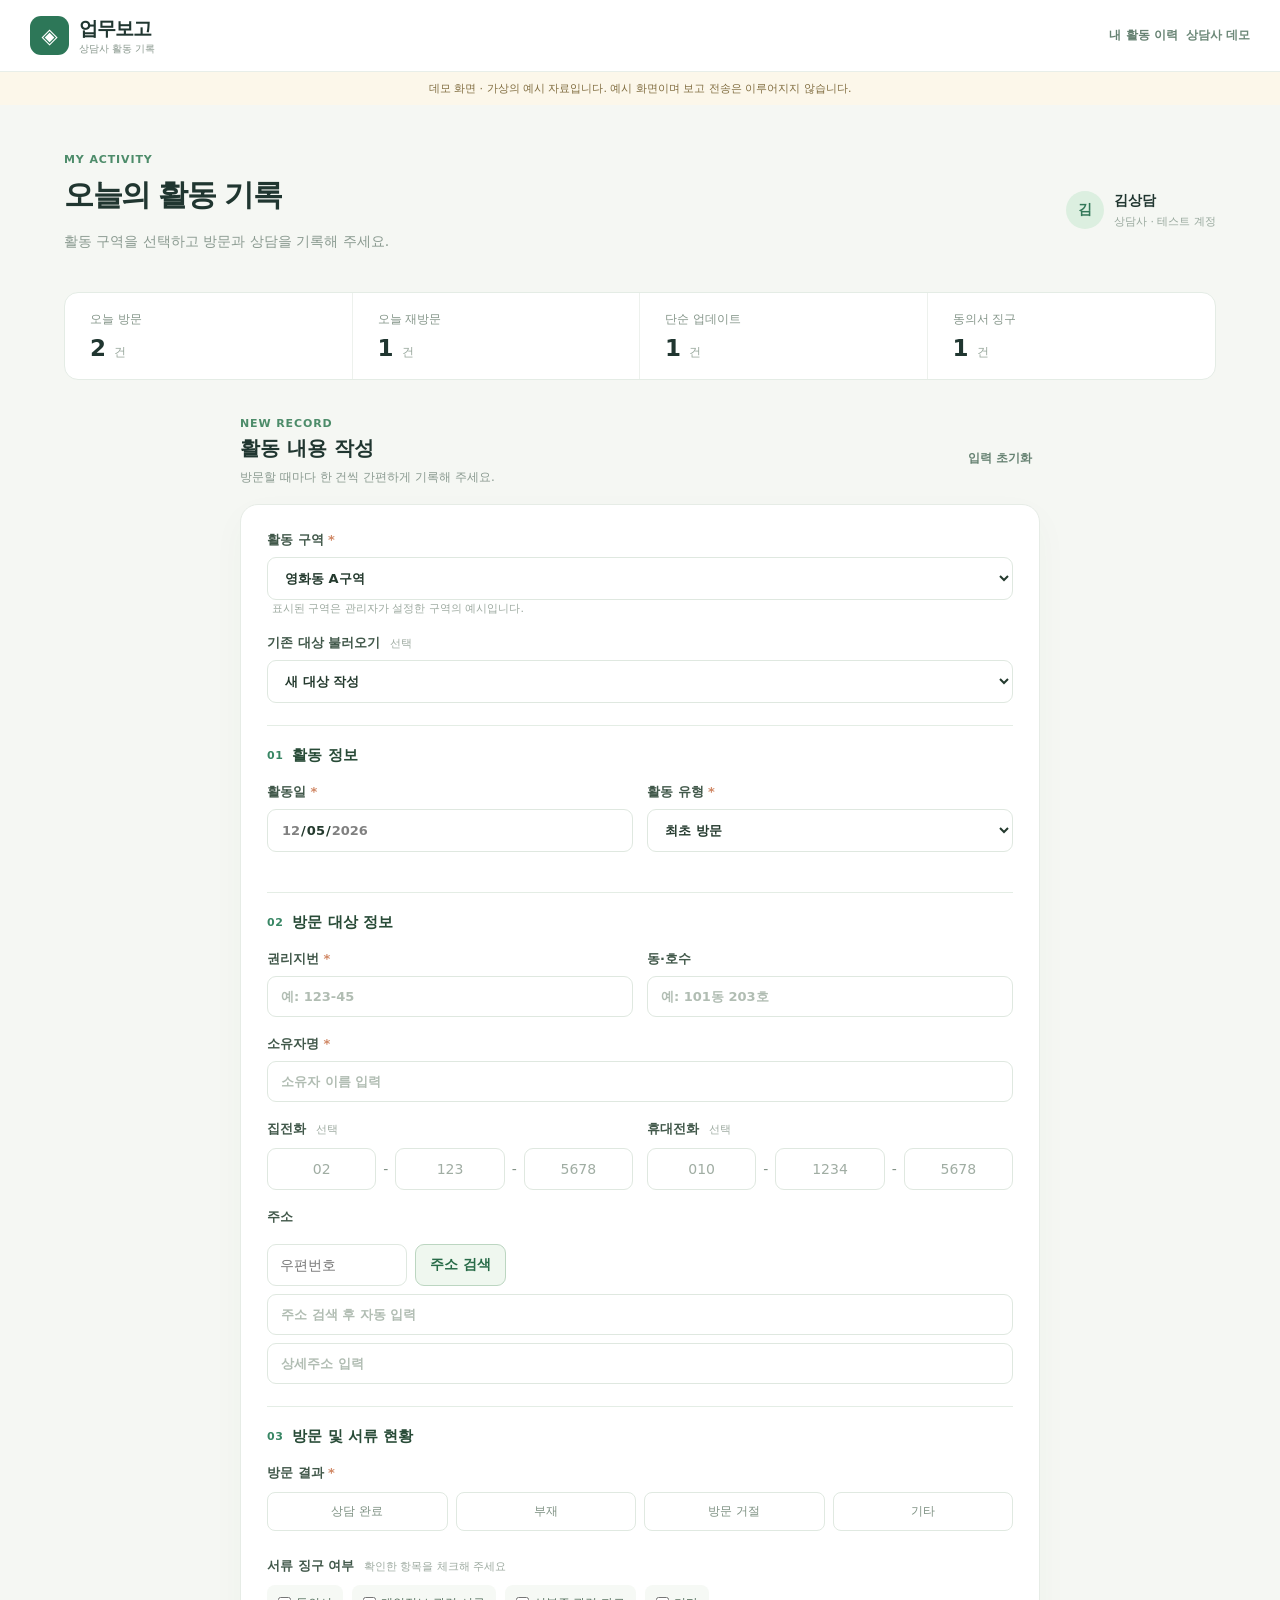
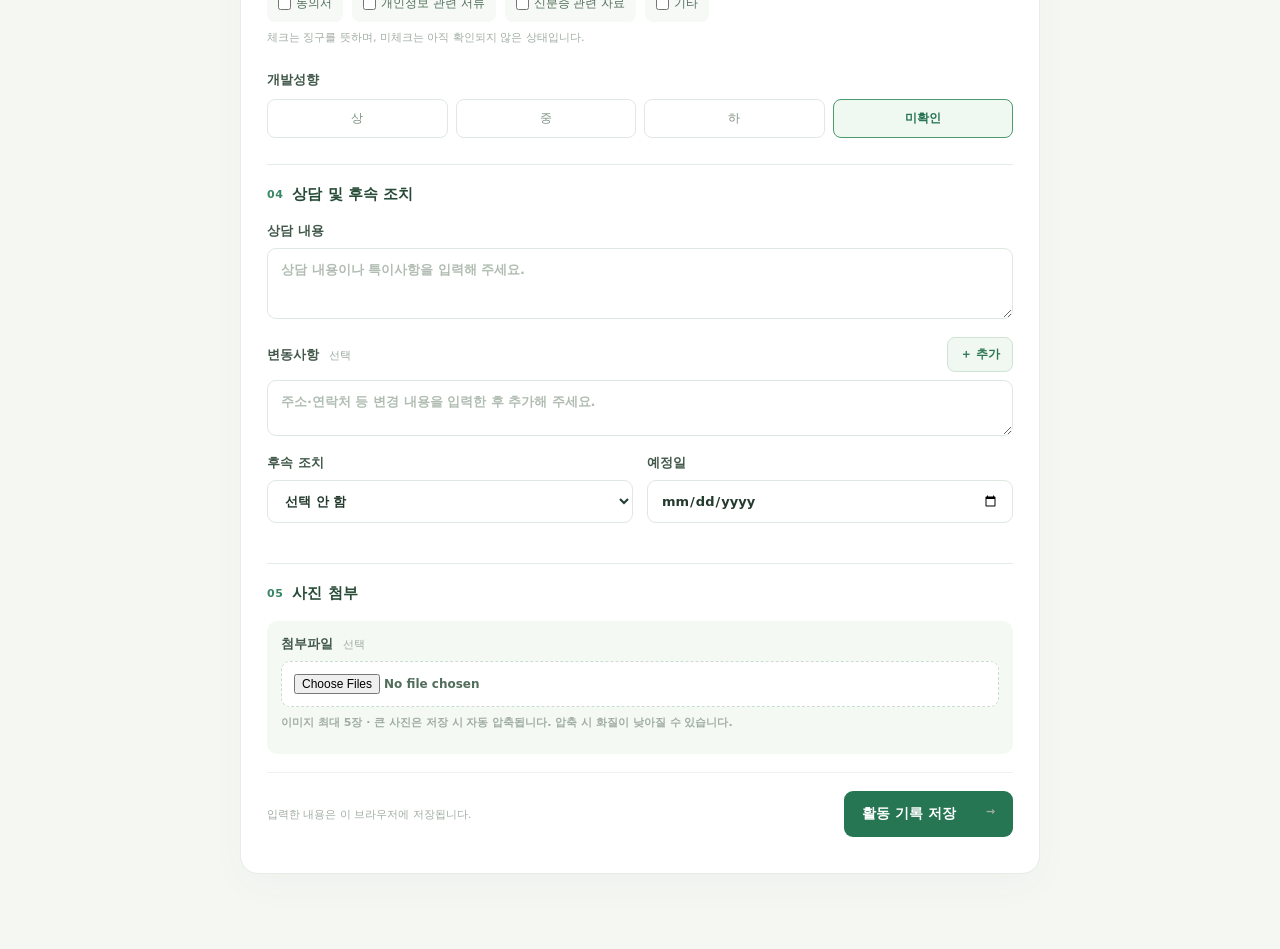
<file: 시안/demo.html>
<!DOCTYPE html>
<html lang="ko"><head><meta charset="utf-8"><meta name="viewport" content="width=device-width,initial-scale=1"><meta name="theme-color" content="#f5f7f3"><title>업무보고 상담사 데모</title><link rel="stylesheet" href="style.css?v=2"></head>
<body class="login-mode">
<div class="shell">
<header class="top"><div class="brand"><span class="logo">◈</span><div><strong>업무보고</strong><small>상담사 활동 기록</small></div></div><div id="header-actions" hidden><button type="button" class="text-btn open-history">내 활동 이력</button><span class="demo-label">상담사 데모</span></div></header>
<div class="demo">데모 화면 · 가상의 예시 자료입니다. 예시 화면이며 보고 전송은 이루어지지 않습니다.</div>
<main>
<section id="login" class="screen active"><div class="login-layout"><div class="login-card"><div class="login-symbol">◈</div><span class="eyebrow">COUNSELOR LOGIN</span><h2>상담사 로그인</h2><p class="sub">활동을 시작하려면 로그인해 주세요.</p><form id="login-form"><label class="field">아이디<input name="id" placeholder="아이디 입력" autocomplete="username" required></label><label class="field">비밀번호<input name="password" type="password" placeholder="비밀번호 입력" autocomplete="current-password" required></label><label class="remember"><input type="checkbox" name="remember"> 로그인 유지</label><button class="button primary block" type="submit">로그인 <span>→</span></button><div id="login-error" class="error" role="alert"></div></form><div class="test-note"><strong>시안 체험</strong><br>아이디 <b>demo</b> · 비밀번호 <b>demo</b><br>실제 계정 인증은 아직 연결되지 않았습니다.</div></div></div></section>
<section id="workspace" class="screen"><div class="page"><div class="workspace-head"><div><div class="eyebrow">MY ACTIVITY</div><h1>오늘의 활동 기록</h1><p class="sub">활동 구역을 선택하고 방문과 상담을 기록해 주세요.</p></div><div class="person"><span class="person-icon">김</span><div><b>김상담</b><small>상담사 · 테스트 계정</small></div></div></div><div class="summary"><button type="button" class="summary-item" data-stat="visit"><span>오늘 방문</span><strong id="visits-count">0 <small>건</small></strong></button><button type="button" class="summary-item" data-stat="revisit"><span>오늘 재방문</span><strong id="revisits-count">0 <small>건</small></strong></button><button type="button" class="summary-item" data-stat="update"><span>단순 업데이트</span><strong id="updates-count">0 <small>건</small></strong></button><button type="button" class="summary-item" data-stat="consent"><span>동의서 징구</span><strong id="consent-count">0 <small>건</small></strong></button></div><div class="layout"><div><div class="section-head"><div><span class="eyebrow">NEW RECORD</span><h2 id="form-heading">활동 내용 작성</h2><p class="sub">방문할 때마다 한 건씩 간편하게 기록해 주세요.</p></div><button id="clear-form" class="text-btn">입력 초기화</button></div><form id="activity-form" class="form-card"><div id="linked" class="linked" hidden></div><label class="field">활동 구역 <span class="required">*</span><select name="area" id="area-select" required><option value="">구역을 선택해 주세요</option></select><small>표시된 구역은 관리자가 설정한 구역의 예시입니다.</small></label><label class="field">기존 대상 불러오기 <small>선택</small><select id="target-select"><option value="">새 대상 작성</option></select></label><div class="form-section-title"><span>01</span> 활동 정보</div><div class="field-row"><label class="field">활동일 <span class="required">*</span><input type="date" name="date" required readonly></label><label class="field">활동 유형 <span class="required">*</span><select name="type" required><option value="최초 방문">최초 방문</option><option value="재방문">재방문</option><option value="단순 업데이트">단순 업데이트</option></select></label></div><div class="form-section-title"><span>02</span> 방문 대상 정보</div><div class="field-row"><label class="field">권리지번 <span class="required">*</span><input name="address" placeholder="예: 123-45" required></label><label class="field">동·호수<input name="unit" placeholder="예: 101동 203호"></label></div><label class="field">소유자명 <span class="required">*</span><input name="owner" placeholder="소유자 이름 입력" required></label><div class="field-row contact-row"><fieldset class="phone-field"><legend>집전화 <small>선택</small></legend><div class="phone-parts" data-phone="homePhone"><input name="homePhonePrefix" type="tel" inputmode="numeric" maxlength="4" pattern="[0-9]{2,4}" aria-label="집전화 지역번호 또는 앞자리" placeholder="02"><span aria-hidden="true">-</span><input name="homePhoneMiddle" type="tel" inputmode="numeric" maxlength="4" pattern="[0-9]{3,4}" aria-label="집전화 가운데 번호" placeholder="123"><span aria-hidden="true">-</span><input name="homePhoneLast" type="tel" inputmode="numeric" maxlength="4" pattern="[0-9]{4}" aria-label="집전화 끝 번호" placeholder="5678"></div></fieldset><fieldset class="phone-field"><legend>휴대전화 <small>선택</small></legend><div class="phone-parts" data-phone="mobilePhone"><input name="mobilePhonePrefix" type="tel" inputmode="numeric" maxlength="4" pattern="[0-9]{3}" aria-label="휴대전화 지역번호 또는 앞자리" placeholder="010"><span aria-hidden="true">-</span><input name="mobilePhoneMiddle" type="tel" inputmode="numeric" maxlength="4" pattern="[0-9]{3,4}" aria-label="휴대전화 가운데 번호" placeholder="1234"><span aria-hidden="true">-</span><input name="mobilePhoneLast" type="tel" inputmode="numeric" maxlength="4" pattern="[0-9]{4}" aria-label="휴대전화 끝 번호" placeholder="5678"></div></fieldset></div><label class="field">주소</label><div class="address-search"><input id="postcode" name="postcode" placeholder="우편번호" aria-label="우편번호로 주소 검색" readonly aria-haspopup="dialog"><button type="button" id="address-search" class="secondary-action" aria-haspopup="dialog">주소 검색</button></div><label class="field address-line"><span class="visually-hidden">기본 주소</span><input name="residentAddress" id="resident-address" autocomplete="off" placeholder="주소 검색 후 자동 입력" readonly></label><label class="field"><span class="visually-hidden">상세 주소</span><input name="addressDetail" id="address-detail" autocomplete="off" placeholder="상세주소 입력"></label><dialog id="postcode-wrap" class="postcode-wrap" aria-labelledby="postcode-title"><div class="postcode-heading"><strong id="postcode-title">주소 검색</strong><button type="button" id="postcode-close" class="secondary-action">닫기</button></div><div id="postcode-frame"></div></dialog><div id="address-error" class="attachment-error" role="status"></div><div class="form-section-title"><span>03</span> 방문 및 서류 현황</div><fieldset id="visit-result"><legend>방문 결과 <span class="required">*</span></legend><div class="choices"><label><input type="radio" name="result" value="상담 완료" required><span>상담 완료</span></label><label><input type="radio" name="result" value="부재"><span>부재</span></label><label><input type="radio" name="result" value="방문 거절"><span>방문 거절</span></label><label><input type="radio" name="result" value="기타"><span>기타</span></label></div><label class="field conditional-field" id="result-other-field" hidden>방문 결과 기타 내용<input name="resultOther" placeholder="기타 방문 결과를 입력해 주세요"></label></fieldset><fieldset><legend>서류 징구 여부 <small>확인한 항목을 체크해 주세요</small></legend><div class="checks"><label><input type="checkbox" name="consent"><span>동의서</span></label><label><input type="checkbox" name="privacy"><span>개인정보 관련 서류</span></label><label><input type="checkbox" name="identity"><span>신분증 관련 자료</span></label><label><input type="checkbox" name="other"><span>기타</span></label></div><label class="field conditional-field" id="document-other-field" hidden>기타 서류 내용<input name="otherDocument" placeholder="징구한 기타 서류를 입력해 주세요"></label><p class="hint">체크는 징구를 뜻하며, 미체크는 아직 확인되지 않은 상태입니다.</p></fieldset><fieldset><legend>개발성향</legend><div class="choices compact"><label><input type="radio" name="preference" value="상"><span>상</span></label><label><input type="radio" name="preference" value="중"><span>중</span></label><label><input type="radio" name="preference" value="하"><span>하</span></label><label><input type="radio" name="preference" value="미확인" checked><span>미확인</span></label></div></fieldset><div class="form-section-title"><span>04</span> 상담 및 후속 조치</div><div class="field entry-section"><div class="entry-head"><label for="note-input">상담 내용</label></div><div id="note-history" class="entry-history"></div><textarea id="note-input" name="note" placeholder="상담 내용이나 특이사항을 입력해 주세요." rows="3"></textarea><div id="note-draft" class="entry-history"></div></div><div class="field entry-section"><div class="entry-head"><label for="changes-input">변동사항 <small>선택</small></label><button type="button" class="add-entry" data-kind="changes">＋ 추가</button></div><div id="changes-history" class="entry-history"></div><textarea id="changes-input" name="changes" placeholder="주소·연락처 등 변경 내용을 입력한 후 추가해 주세요." rows="2"></textarea><div id="changes-draft" class="entry-history"></div></div><div class="field-row"><label class="field">후속 조치<select name="follow"><option value="">선택 안 함</option><option>재방문</option><option>전화 연락</option><option>서류 확인</option><option>기타</option></select></label><label class="field">예정일<input type="date" name="followDate"></label></div><div class="form-section-title"><span>05</span> 사진 첨부</div><div class="field attachment-field"><label for="attachments">첨부파일 <small>선택</small></label><input id="attachments" name="attachments" type="file" accept="image/jpeg,image/png,image/gif,image/webp,image/bmp,image/avif" multiple><p class="hint">이미지 최대 5장 · 큰 사진은 저장 시 자동 압축됩니다. 압축 시 화질이 낮아질 수 있습니다.</p><div id="attachment-preview" class="attachment-preview" aria-live="polite"></div></div><div class="form-footer"><span>입력한 내용은 이 브라우저에 저장됩니다.</span><button class="button primary" type="submit">활동 기록 저장 <span>→</span></button></div><p id="feedback" class="feedback" role="status"></p></form></div></div></div></section>
<section id="history-page" class="screen"><div class="page history-page"><button type="button" id="back-to-work" class="text-btn">← 활동 기록으로 돌아가기</button><div class="history-title"><span class="eyebrow">ACTIVITY LOG</span><h1>내 활동 이력</h1><p class="sub">기간을 선택해 최신 기록부터 확인하세요.</p></div><div class="side-card"><div class="side-heading"><div><span class="eyebrow">ACTIVITY LOG</span><h2>내 활동 이력</h2></div><span id="record-total" class="count">0건</span></div><div class="history-date period-filter"><label for="history-start">시작 날짜<input id="history-start" type="date"></label><span class="period-separator">~</span><label for="history-end">마지막 날짜<input id="history-end" type="date"></label><button id="search-history" type="button">검색</button></div><p id="date-error" class="attachment-error" role="alert" hidden>시작 날짜는 마지막 날짜보다 늦을 수 없습니다.</p><div class="searchbox"><span>⌕</span><input id="search" placeholder="권리지번 또는 소유자 검색" aria-label="활동 이력 검색"></div><p id="history-status" class="history-status" role="status" hidden></p><p id="active-filter" class="active-filter" hidden></p><p class="history-help">활동 이력은 읽기 전용입니다. 새로운 활동은 활동 기록 화면에서 작성해 주세요.</p><div id="records" class="records"></div></div></div></section></main></div><script src="https://t1.kakaocdn.net/mapjsapi/bundle/postcode/prod/postcode.v2.js"></script><script src="app.js?v=3"></script></body></html>
</file>
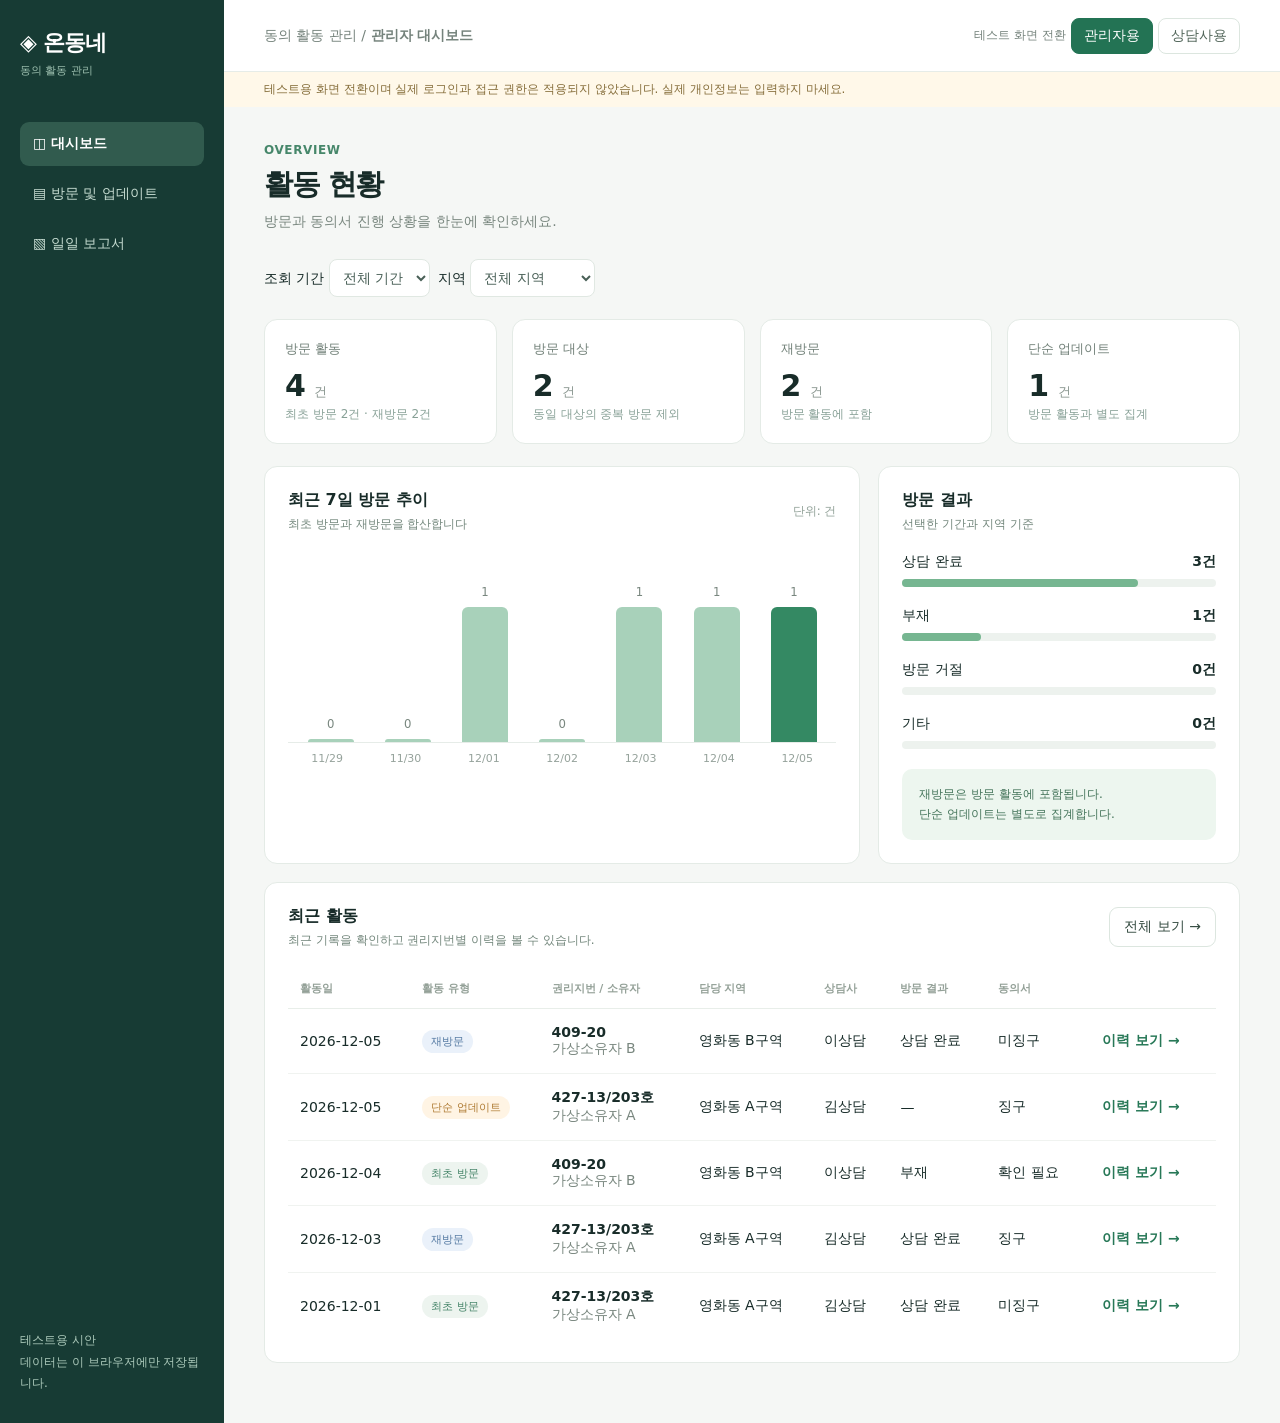
<file: 시안/관리자시안.html>
<!doctype html><html lang="ko"><head><meta charset="utf-8"><meta name="viewport" content="width=device-width,initial-scale=1"><title>온동네 | 동의 활동 시안</title><style>
:root{font-family:'Malgun Gothic',system-ui,sans-serif;color:#182c29;background:#f5f7f5;font-size:14px}*{box-sizing:border-box}body{margin:0}button,input,select,textarea{font:inherit}button{cursor:pointer} .app{display:flex;min-height:100vh}.side{width:224px;background:#173b34;color:#d2e4dc;padding:28px 20px;display:flex;flex-direction:column;flex-shrink:0}.brand{font-size:22px;font-weight:800;color:white;letter-spacing:-1px}.brand small{display:block;font-size:11px;letter-spacing:0;font-weight:400;color:#9fc1b1;margin-top:5px}.nav{margin-top:44px;display:grid;gap:6px}.nav button{border:0;text-align:left;border-radius:9px;padding:13px;color:#c6dcd1;background:transparent}.nav button.active{background:#315b4e;color:white;font-weight:bold}.side-foot{margin-top:auto;font-size:12px;line-height:1.8;color:#accabb}.main{flex:1;min-width:0}.top{height:72px;background:white;border-bottom:1px solid #e6ece8;display:flex;align-items:center;justify-content:space-between;padding:0 40px}.top span{color:#75837c}.badge{background:#e6f3ec;color:#2b7656;padding:7px 11px;border-radius:20px;font-weight:bold;font-size:12px}.content{max-width:1450px;margin:auto;padding:36px 40px 60px}.eyebrow{color:#46876a;font-weight:700;font-size:12px;letter-spacing:.05em}.heading{display:flex;justify-content:space-between;align-items:end;gap:16px;margin-bottom:28px}.heading h1{font-size:29px;letter-spacing:-1.5px;margin:8px 0}.muted{color:#79877f}.heading p{margin:0}.primary{border:0;background:#237354;color:white;border-radius:9px;padding:12px 17px;font-weight:700}.secondary{border:1px solid #dce6df;background:#fff;color:#344b40;border-radius:9px;padding:10px 14px}.cards{display:grid;grid-template-columns:repeat(4,1fr);gap:15px;margin:22px 0}.card,.panel{background:#fff;border:1px solid #e4ebe6;border-radius:13px}.card{padding:20px}.card label{color:#718078;font-size:13px}.num{font-size:30px;font-weight:800;margin:10px 0 3px;letter-spacing:-1px}.num small{font-size:13px;color:#88958e;font-weight:400}.card .detail{color:#87a096;font-size:12px}.grid{display:grid;grid-template-columns:1.65fr 1fr;gap:18px}.panel{padding:23px}.panel h2{font-size:16px;margin:0}.panel-head{display:flex;justify-content:space-between;align-items:center;gap:10px;margin-bottom:20px}.panel-head small{color:#90a097}.chart{height:190px;display:flex;align-items:end;gap:16px;border-bottom:1px solid #e6ece8;padding:0 12px}.bar-wrap{flex:1;height:100%;display:flex;flex-direction:column;justify-content:end;align-items:center;gap:8px}.bar{width:100%;max-width:46px;background:#a8d1ba;border-radius:6px 6px 0 0;min-height:3px}.bar.today{background:#348963}.chart-label{display:flex;justify-content:space-around;margin-top:9px;color:#95a29b;font-size:11px}.status-row{margin:20px 0}.status-top{display:flex;justify-content:space-between;margin-bottom:8px}.track{height:8px;background:#edf2ee;border-radius:10px}.fill{height:100%;background:#76b691;border-radius:10px}.notice{margin-top:15px;padding:15px 17px;background:#edf6ef;border-radius:10px;color:#44745a;font-size:12px;line-height:1.7}.full{margin-top:18px}.filters{display:flex;gap:8px;flex-wrap:wrap}.filters input,.filters select{border:1px solid #e0e8e2;border-radius:8px;padding:9px;background:#fff;color:#496057}.tablewrap{overflow:auto}table{width:100%;border-collapse:collapse;min-width:700px}th{text-align:left;color:#94a198;font-size:11px;font-weight:600;padding:12px;border-bottom:1px solid #e8eee9}td{padding:15px 12px;border-bottom:1px solid #f0f3f0}tr:last-child td{border:0}.pill{border-radius:20px;padding:5px 9px;font-size:11px;background:#edf4ef;color:#438367;white-space:nowrap}.pill.revisit{background:#eaf1fa;color:#5378a1}.pill.update{background:#fff4e4;color:#ae7a32}.link{border:0;background:transparent;color:#277857;font-weight:700}.empty{padding:28px;text-align:center;color:#8b9990}.dialog{border:0;border-radius:16px;padding:0;width:min(620px,94vw);box-shadow:0 15px 80px #0003}.dialog::backdrop{background:#132b24a8}.dialog-inner{padding:26px}.dialog-head{display:flex;justify-content:space-between;align-items:start}.dialog h2{margin:0 0 8px;font-size:21px}.close{border:0;background:#f2f5f2;border-radius:8px;font-size:20px;width:34px;height:34px}.formgrid{display:grid;grid-template-columns:1fr 1fr;gap:14px;margin-top:22px}.field{display:grid;gap:7px;font-weight:700;font-size:12px}.field.wide{grid-column:1/-1}.field input,.field select,.field textarea{width:100%;border:1px solid #dce6de;border-radius:8px;padding:11px;background:white;font-weight:400}.field textarea{resize:vertical;min-height:72px}.actions{display:flex;justify-content:end;gap:8px;margin-top:22px}.history{padding:13px 0;border-bottom:1px solid #edf1ee;line-height:1.7}.tabnotice{font-size:12px;color:#73877c;margin-top:5px}.demo{background:#fff8e9;color:#856d3a;padding:9px 40px;font-size:12px}.view{display:none}.view.active{display:block}@media(max-width:850px){.side{width:75px;padding:20px 10px}.brand{font-size:15px}.brand small,.side-foot,.nav button span{display:none}.nav button{text-align:center;padding:12px 4px}.content{padding:25px 18px}.top{padding:0 18px}.demo{padding:9px 18px}.cards{grid-template-columns:repeat(2,1fr)}.grid{grid-template-columns:1fr}.heading{align-items:start}.heading h1{font-size:24px}}@media(max-width:500px){.side{width:58px}.brand{font-size:12px}.top{height:60px}.top span{display:none}.formgrid{grid-template-columns:1fr}.field.wide{grid-column:auto}.cards{gap:8px}.card{padding:14px}.heading{display:block}.heading .primary{margin-top:15px}}
.role-switch{display:flex;gap:5px;align-items:center}.role-switch button{border:1px solid #dce6df;background:white;border-radius:8px;padding:8px 12px;color:#52665a}.role-switch button.selected{background:#237354;color:white;border-color:#237354}.role-note{font-size:12px;color:#6e8175}.counselor-home .panel{margin-top:18px}.counselor-welcome{background:#e9f3eb;border-radius:13px;padding:22px;color:#315b45}.counselor-welcome h2{margin:0 0 7px}.counselor-welcome p{margin:0;line-height:1.7}@media(max-width:500px){.role-switch button{font-size:11px;padding:7px}.role-note{display:none}}</style></head><body><div class="app"><aside class="side"><div class="brand">◈ 온동네<small>동의 활동 관리</small></div><nav class="nav"><button class="active" data-view="dashboard" id="manager-nav">◫ <span>대시보드</span></button><button data-view="counselor-home" id="counselor-nav" style="display:none">⌂ <span>내 활동 홈</span></button><button data-view="records">▤ <span>방문 및 업데이트</span></button><button data-view="report">▧ <span>일일 보고서</span></button></nav><div class="side-foot">테스트용 시안<br>데이터는 이 브라우저에만 저장됩니다.</div></aside><main class="main"><div class="top"><span>동의 활동 관리 / <b id="top-title">대시보드</b></span><div class="role-switch" aria-label="시안 화면 전환"><span class="role-note">테스트 화면 전환</span><button id="manager-role" class="selected">관리자용</button><button id="counselor-role">상담사용</button></div></div><div class="demo">테스트용 화면 전환이며 실제 로그인과 접근 권한은 적용되지 않았습니다. 실제 개인정보는 입력하지 마세요.</div><div class="content"><section id="counselor-home" class="view counselor-home"><div class="heading"><div><div class="eyebrow">MY WORK</div><h1>김상담 님의 활동</h1><p class="muted">담당 지역 영화동 A구역 · 오늘의 방문과 보고를 관리합니다.</p></div><button class="primary new">＋ 방문 기록 작성</button></div><div class="counselor-welcome"><h2>오늘의 활동을 기록해 주세요</h2><p>기존 권리지번은 방문 및 업데이트 메뉴에서 찾아 재방문 또는 단순 업데이트로 기록할 수 있습니다.</p></div><div class="cards" id="my-stats"></div><div class="panel"><div class="panel-head"><div><h2>내 최근 활동</h2><div class="tabnotice">김상담 상담사의 기록만 표시합니다.</div></div><button class="secondary" data-go="records">내 기록 보기 →</button></div><div id="my-recent"></div></div><div class="panel"><div class="panel-head"><div><h2>오늘의 보고서</h2><div class="tabnotice">오늘 기록을 확인하고 보고서 화면에서 살펴보세요.</div></div><button class="secondary" data-go="report">보고서 보기 →</button></div></div></section><section id="dashboard" class="view active"><div class="heading"><div><div class="eyebrow">OVERVIEW</div><h1>활동 현황</h1><p class="muted">방문과 동의서 진행 상황을 한눈에 확인하세요.</p></div></div><div class="filters"><label>조회 기간 <select id="period"><option value="all">전체 기간</option><option value="today">오늘</option><option value="7">최근 7일</option></select></label><label>지역 <select id="region"><option value="all">전체 지역</option><option>영화동 A구역</option><option>영화동 B구역</option></select></label></div><div class="cards" id="stats"></div><div class="grid"><div class="panel"><div class="panel-head"><div><h2>최근 7일 방문 추이</h2><div class="tabnotice">최초 방문과 재방문을 합산합니다</div></div><small>단위: 건</small></div><div class="chart" id="chart"></div><div class="chart-label" id="chart-label"></div></div><div class="panel"><div class="panel-head"><div><h2>방문 결과</h2><div class="tabnotice">선택한 기간과 지역 기준</div></div></div><div id="outcomes"></div><div class="notice">재방문은 방문 활동에 포함됩니다.<br>단순 업데이트는 별도로 집계합니다.</div></div></div><div class="panel full"><div class="panel-head"><div><h2>최근 활동</h2><div class="tabnotice">최근 기록을 확인하고 권리지번별 이력을 볼 수 있습니다.</div></div><button class="secondary" data-go="records">전체 보기 →</button></div><div id="recent"></div></div></section><section id="records" class="view"><div class="heading"><div><div class="eyebrow">ACTIVITY</div><h1>방문 및 업데이트</h1><p class="muted">권리지번별 기록을 검색하고 이력을 이어서 작성합니다.</p></div><button class="primary new">＋ 방문 기록 작성</button></div><div class="panel"><div class="panel-head"><div class="filters"><input id="search" placeholder="권리지번 또는 소유자 검색" aria-label="검색"><select id="type-filter"><option value="all">전체 유형</option><option>최초 방문</option><option>재방문</option><option>단순 업데이트</option></select></div><button class="secondary" id="reset">예시 데이터 초기화</button></div><div id="records-table"></div></div></section><section id="report" class="view"><div class="heading"><div><div class="eyebrow">DAILY REPORT</div><h1>일일 보고서</h1><p class="muted">선택한 날짜의 활동을 모아 확인합니다.</p></div></div><div class="panel"><div class="filters"><label>보고일 <input type="date" id="report-date"></label><label>상담사 <select id="report-person"><option value="all">전체 상담사</option><option>김상담</option><option>이상담</option></select></label></div><div class="cards" id="report-stats"></div><div id="report-table"></div><div class="notice">시안에서는 보고서 제출과 관리자 확인 상태가 실제로 전송되지 않습니다.</div></div></section></div></main></div>
<dialog id="form-dialog" class="dialog"><div class="dialog-inner"><div class="dialog-head"><div><h2 id="form-title">방문 기록 작성</h2><span class="muted">테스트용 가상 정보만 입력해 주세요.</span></div><button class="close" data-close="form-dialog" aria-label="닫기">×</button></div><form id="entry-form"><div class="formgrid"><label class="field">활동 유형<select name="type" required><option>최초 방문</option><option>재방문</option><option>단순 업데이트</option></select></label><label class="field">활동일<input type="date" name="date" required></label><label class="field">권리지번<input name="address" placeholder="예: 427-13/203호" required></label><label class="field">소유자명<input name="owner" placeholder="예: 홍길동" required></label><label class="field">담당 지역<select name="region"><option>영화동 A구역</option><option>영화동 B구역</option></select></label><label class="field">상담사<select name="person"><option>김상담</option><option>이상담</option></select></label><label class="field" id="result-field">방문 결과<select name="result"><option>상담 완료</option><option>부재</option><option>방문 거절</option><option>다른 거주자 면담</option><option>기타</option></select></label><label class="field">동의서 징구<select name="consent"><option>확인 필요</option><option>징구</option><option>미징구</option></select></label><label class="field">개발성향<select name="preference"><option>미확인</option><option>상</option><option>중</option><option>하</option></select></label><label class="field wide">상담 및 변경 내용<textarea name="note" placeholder="활동 내용을 간단히 입력하세요"></textarea></label></div><div class="actions"><button class="secondary" type="button" data-close="form-dialog">취소</button><button class="primary">기록 저장</button></div></form></div></dialog><dialog id="history-dialog" class="dialog"><div class="dialog-inner"><div class="dialog-head"><div><h2 id="history-title"></h2><span class="muted">권리지번별 활동 이력</span></div><button class="close" data-close="history-dialog" aria-label="닫기">×</button></div><div id="history-list"></div><div class="actions"><button id="add-update" class="primary">＋ 이 대상 업데이트</button></div></div></dialog>
<script>
let role='manager'; const counselor='김상담'; const key='ondongne-demo-v1'; const day=n=>{let d=new Date();d.setDate(d.getDate()+n);return [d.getFullYear(),String(d.getMonth()+1).padStart(2,'0'),String(d.getDate()).padStart(2,'0')].join('-')}; const seed=()=>[{id:1,date:day(-4),type:'최초 방문',address:'427-13/203호',owner:'가상소유자 A',region:'영화동 A구역',person:'김상담',result:'상담 완료',consent:'미징구',preference:'중',note:'검토 후 다시 연락하기로 함'}, {id:2,date:day(-2),type:'재방문',address:'427-13/203호',owner:'가상소유자 A',region:'영화동 A구역',person:'김상담',result:'상담 완료',consent:'징구',preference:'상',note:'동의서를 받음'}, {id:3,date:day(-1),type:'최초 방문',address:'409-20',owner:'가상소유자 B',region:'영화동 B구역',person:'이상담',result:'부재',consent:'확인 필요',preference:'미확인',note:'재방문 예정'}, {id:4,date:day(0),type:'단순 업데이트',address:'427-13/203호',owner:'가상소유자 A',region:'영화동 A구역',person:'김상담',result:'',consent:'징구',preference:'상',note:'전화로 서류 확인'}, {id:5,date:day(0),type:'재방문',address:'409-20',owner:'가상소유자 B',region:'영화동 B구역',person:'이상담',result:'상담 완료',consent:'미징구',preference:'중',note:'내용 검토 후 재연락 예정'}]; let records;try{records=JSON.parse(localStorage.getItem(key))||seed()}catch{records=seed()} const $=s=>document.querySelector(s), esc=s=>String(s??'').replace(/[&<>"']/g,c=>({'&':'&amp;','<':'&lt;','>':'&gt;','"':'&quot;',"'":'&#39;'}[c])); const persist=()=>localStorage.setItem(key,JSON.stringify(records));
function switchView(v){document.querySelectorAll('.view').forEach(x=>x.classList.toggle('active',x.id===v));document.querySelectorAll('.nav button').forEach(x=>x.classList.toggle('active',x.dataset.view===v));$('#top-title').textContent={dashboard:'관리자 대시보드','counselor-home':'상담사 홈',records:'방문 및 업데이트',report:'일일 보고서'}[v];render()}document.querySelectorAll('[data-view]').forEach(b=>b.onclick=()=>switchView(b.dataset.view));document.querySelectorAll('[data-go]').forEach(b=>b.onclick=()=>switchView(b.dataset.go));
function scoped(){return role==='counselor'?records.filter(r=>r.person===counselor):records} function setRole(next){role=next;$('#manager-role').classList.toggle('selected',role==='manager');$('#counselor-role').classList.toggle('selected',role==='counselor');$('#manager-nav').style.display=role==='manager'?'':'none';$('#counselor-nav').style.display=role==='counselor'?'':'none';document.querySelectorAll('#records .new').forEach(b=>b.style.display=role==='counselor'?'':'none');$('#reset').style.display=role==='manager'?'':'none';$('#report-person').parentElement.style.display=role==='manager'?'':'none';$('#add-update').style.display=role==='counselor'?'':'none';$('#report-person').value='all';switchView(role==='manager'?'dashboard':'counselor-home')} $('#manager-role').onclick=()=>setRole('manager');$('#counselor-role').onclick=()=>setRole('counselor');function table(rows){if(!rows.length)return '<div class="empty">조건에 맞는 기록이 없습니다.</div>';return '<div class="tablewrap"><table><thead><tr><th>활동일</th><th>활동 유형</th><th>권리지번 / 소유자</th><th>담당 지역</th><th>상담사</th><th>방문 결과</th><th>동의서</th><th></th></tr></thead><tbody>'+rows.map(r=>`<tr><td>${esc(r.date)}</td><td><span class="pill ${r.type==='재방문'?'revisit':r.type==='단순 업데이트'?'update':''}">${esc(r.type)}</span></td><td><b>${esc(r.address)}</b><br><span class="muted">${esc(r.owner)}</span></td><td>${esc(r.region)}</td><td>${esc(r.person)}</td><td>${esc(r.result||'—')}</td><td>${esc(r.consent)}</td><td><button class="link history-btn" data-id="${r.id}">이력 보기 →</button></td></tr>`).join('')+'</tbody></table></div>'}function ordered(a){return [...a].sort((a,b)=>b.date.localeCompare(a.date)||b.id-a.id)}function filtered(){let a=scoped().filter(r=>$('#region').value==='all'||r.region===$('#region').value);let p=$('#period').value;if(p==='today')a=a.filter(r=>r.date===day(0));if(p==='7')a=a.filter(r=>r.date>=day(-6)&&r.date<=day(0));return a}function stats(a){let visits=a.filter(r=>r.type!=='단순 업데이트'),uniq=new Set(visits.map(r=>r.address+'|'+r.owner)).size, updates=a.length-visits.length, rev=visits.filter(r=>r.type==='재방문').length;return [{label:'방문 활동',n:visits.length,detail:`최초 방문 ${visits.length-rev}건 · 재방문 ${rev}건`},{label:'방문 대상',n:uniq,detail:'동일 대상의 중복 방문 제외'},{label:'재방문',n:rev,detail:'방문 활동에 포함'},{label:'단순 업데이트',n:updates,detail:'방문 활동과 별도 집계'}]}function cards(a){return stats(a).map(s=>`<div class="card"><label>${s.label}</label><div class="num">${s.n} <small>건</small></div><div class="detail">${s.detail}</div></div>`).join('')}
function render(){let mine=scoped().filter(r=>r.date===day(0));$('#my-stats').innerHTML=cards(mine);$('#my-recent').innerHTML=table(ordered(scoped()).slice(0,5));let a=filtered();$('#stats').innerHTML=cards(a);let visits=a.filter(r=>r.type!=='단순 업데이트'),counts=Array.from({length:7},(_,i)=>visits.filter(r=>r.date===day(i-6)).length),max=Math.max(1,...counts);$('#chart').innerHTML=counts.map((n,i)=>`<div class="bar-wrap"><small class="muted">${n}</small><div class="bar ${i===6?'today':''}" style="height:${Math.max(3,n/max*135)}px"></div></div>`).join('');$('#chart-label').innerHTML=counts.map((_,i)=>`<span>${day(i-6).slice(5).replace('-','/')}</span>`).join('');let outcome=['상담 완료','부재','방문 거절','기타'];$('#outcomes').innerHTML=outcome.map(v=>{let n=visits.filter(r=>v==='기타'?!['상담 완료','부재','방문 거절'].includes(r.result):r.result===v).length;return `<div class="status-row"><div class="status-top"><span>${v}</span><b>${n}건</b></div><div class="track"><div class="fill" style="width:${visits.length?n/visits.length*100:0}%"></div></div></div>`}).join('');$('#recent').innerHTML=table(ordered(a).slice(0,5));let q=$('#search').value.toLowerCase(),t=$('#type-filter').value;$('#records-table').innerHTML=table(ordered(scoped().filter(r=>(r.address+' '+r.owner).toLowerCase().includes(q)&&(t==='all'||r.type===t))));let report=scoped().filter(r=>r.date===$('#report-date').value&&($('#report-person').value==='all'||r.person===$('#report-person').value));$('#report-stats').innerHTML=cards(report);$('#report-table').innerHTML=table(ordered(report))}
['period','region','type-filter','report-date','report-person'].forEach(id=>$('#'+id).onchange=render);$('#search').oninput=render;$('#report-date').value=day(0);document.addEventListener('click',e=>{let b=e.target.closest('.history-btn');if(!b)return;let r=records.find(x=>x.id===Number(b.dataset.id));if(!r)return;let entries=ordered(scoped().filter(x=>x.address===r.address&&x.owner===r.owner));$('#history-title').textContent=r.address+' · '+r.owner;$('#history-list').innerHTML=entries.map(x=>`<div class="history"><b>${esc(x.date)} · ${esc(x.type)}</b> <span class="muted">${esc(x.person)}</span><br>${esc(x.result||'방문 없음')} · 동의서 ${esc(x.consent)}<br><span class="muted">${esc(x.note||'메모 없음')}</span></div>`).join('');$('#add-update').onclick=()=>{ $('#history-dialog').close();openForm(r)};$('#history-dialog').showModal()});function openForm(r){let f=$('#entry-form');f.reset();f.elements.date.value=day(0);$('#form-title').textContent=r?'기존 대상 업데이트':'방문 기록 작성';if(r){for(let n of ['address','owner','region','person','consent','preference'])f.elements[n].value=r[n];f.elements.type.value='재방문'}if(role==='counselor'){f.elements.person.value=counselor;f.elements.person.disabled=true;f.elements.region.value='영화동 A구역';f.elements.region.disabled=true}else{f.elements.person.disabled=false;f.elements.region.disabled=false}syncType();$('#form-dialog').showModal()}document.querySelectorAll('.new').forEach(b=>b.onclick=()=>openForm());document.querySelectorAll('[data-close]').forEach(b=>b.onclick=()=>$('#'+b.dataset.close).close());function syncType(){let simple=$('#entry-form').elements.type.value==='단순 업데이트';$('#result-field').style.display=simple?'none':'grid'}$('#entry-form').elements.type.onchange=syncType;$('#entry-form').onsubmit=e=>{e.preventDefault();let data=Object.fromEntries(new FormData(e.target));if(role==='counselor'){data.person=counselor;data.region='영화동 A구역'}if(data.type==='단순 업데이트')data.result='';records.push({id:Date.now(),...data});persist();$('#form-dialog').close();render()};$('#reset').onclick=()=>{if(confirm('테스트로 입력한 기록을 지우고 예시 데이터를 복원할까요?')){records=seed();persist();render()}};setRole('manager');
</script></body></html>
</file>
<file: style.css>
:root{font-family:"Malgun Gothic",system-ui,sans-serif;color:#203630;background:#f5f7f3;font-size:14px}*{box-sizing:border-box}body{margin:0}button,input,select,textarea{font:inherit}button{cursor:pointer}button:focus-visible,input:focus-visible,select:focus-visible,textarea:focus-visible{outline:3px solid #9bd8b5;outline-offset:2px}.top{height:72px;padding:0 max(24px,calc((100vw - 1220px)/2));display:flex;align-items:center;justify-content:space-between;background:#fff;border-bottom:1px solid #e8eee9}.brand{display:flex;align-items:center;gap:10px}.logo,.login-symbol{display:grid;place-items:center;color:white;background:#2d7758;border-radius:11px;font-size:21px;width:39px;height:39px}.brand strong{font-size:19px;letter-spacing:-1px;display:block}.brand small{display:block;font-size:10px;color:#89988e}.demo{background:#fcf7ea;color:#806d40;text-align:center;font-size:11px;padding:9px 16px}.screen{display:none}.screen.active{display:block}.login-layout{max-width:1040px;margin:0 auto;display:grid;grid-template-columns:1fr 440px;gap:75px;align-items:center;min-height:calc(100vh - 110px);padding:50px 24px}.eyebrow{font-size:11px;color:#4d8c6a;font-weight:800;letter-spacing:.08em}.intro h1{font-size:42px;line-height:1.35;letter-spacing:-2px;margin:20px 0}.intro h1 em{color:#388662;font-style:normal}.intro p,.sub{color:#8a9a90;line-height:1.7}.intro-art{position:relative;height:200px;max-width:420px;margin-top:40px;border-radius:18px;background:#eaf2e9;overflow:hidden}.intro-art span{position:absolute;bottom:15px;left:20px;font-size:11px;color:#72977f}.sun{position:absolute;right:50px;top:24px;width:44px;height:44px;background:#f6d997;border-radius:50%}.house{position:absolute;bottom:38px;width:88px;height:68px;background:#fff;border-radius:5px}.house:before{content:"";position:absolute;top:-34px;left:0;border-left:44px solid transparent;border-right:44px solid transparent;border-bottom:38px solid #81ae8d}.house i{display:block;position:absolute;width:19px;height:30px;background:#c1dbc5;bottom:0;left:34px;border-radius:4px 4px 0 0}.h1{left:75px}.h2{left:170px;transform:scale(.8);transform-origin:bottom}.h3{left:250px;transform:scale(.6);transform-origin:bottom}.ground{position:absolute;bottom:36px;left:30px;right:30px;border-bottom:2px solid #c5d9c6}.login-card,.form-card,.side-card{background:white;border:1px solid #e6ece6;border-radius:18px;box-shadow:0 12px 35px #2b513608}.login-card{padding:40px}.login-symbol{margin-bottom:27px}.login-card h2{font-size:26px;margin:10px 0 4px;letter-spacing:-1px}.login-card .sub{margin:0 0 28px}.field{display:block;font-size:13px;font-weight:700;color:#41584a;margin:0 0 18px}.field small,legend small{font-weight:400;color:#9daaa0;margin-left:5px;font-size:11px}.field input,.field select,.field textarea,.searchbox input{display:block;width:100%;margin-top:8px;border:1px solid #dfe8e0;border-radius:9px;padding:12px 13px;background:#fff;color:#243a2e}.field textarea{resize:vertical}.field input::placeholder,.field textarea::placeholder,.searchbox input::placeholder{color:#b1bdb3}.button{border:0;border-radius:9px;padding:14px 18px;font-weight:700}.button.primary{background:#267553;color:white}.button.primary:hover{background:#1d6145}.button span{float:right;margin-left:30px}.block{width:100%;margin-top:5px}.test-note{font-size:12px;line-height:1.8;background:#f3f7f2;color:#768b7c;border-radius:10px;padding:14px;margin-top:22px}.error{color:#ba513e;font-size:12px;margin-top:8px}.text-btn{border:0;background:transparent;color:#668272;font-weight:700;font-size:12px;padding:8px}.page{max-width:1200px;margin:0 auto;padding:48px 24px 75px}.page.narrow{max-width:760px;padding-top:65px}.page h1{font-size:30px;letter-spacing:-1.5px;margin:9px 0}.steps{display:flex;align-items:center;gap:10px;margin-bottom:48px}.step{font-size:12px;color:#a9b6ac}.step.done{color:#88aa94}.step.current{color:#277554;font-weight:800}.line{width:30px;height:1px;background:#d6e2d7}.region-list{display:grid;gap:12px;margin-top:30px}.region{display:flex;text-align:left;justify-content:space-between;align-items:center;width:100%;background:white;border:1px solid #e3ebe3;border-radius:13px;padding:20px}.region:hover{border-color:#65a880;background:#f8fcf8}.region strong{font-size:16px;display:block;margin-bottom:5px}.region small{color:#95a79a}.region-arrow{width:34px;height:34px;border-radius:50%;display:grid;place-items:center;background:#edf6ef;color:#388363}.caption{color:#9daaa0;font-size:12px;margin-top:20px}.workspace-head{display:flex;justify-content:space-between;align-items:center;margin-bottom:24px}.person{display:flex;align-items:center;gap:10px}.person-icon{width:38px;height:38px;border-radius:50%;background:#dcefe0;color:#337859;display:grid;place-items:center;font-weight:bold}.person small{display:block;color:#98a89d;font-size:11px;margin-top:4px}.summary{display:grid;grid-template-columns:repeat(4,1fr);background:white;border:1px solid #e4ece5;border-radius:14px;margin:0 0 34px}.summary>div{padding:18px 25px;border-right:1px solid #edf1ed}.summary>div:last-child{border:0}.summary span{display:block;color:#85968a;font-size:12px}.summary strong{display:block;margin-top:7px;font-size:23px}.summary small{font-size:12px;color:#97a69b;font-weight:400}.layout{display:grid;grid-template-columns:minmax(0,1fr) 340px;gap:24px}.section-head,.side-heading{display:flex;justify-content:space-between;align-items:center}.section-head h2,.side-heading h2{font-size:20px;margin:5px 0}.section-head .sub{font-size:12px;margin:0 0 17px}.form-card{padding:26px}.field-row{display:grid;grid-template-columns:1fr 1fr;gap:14px}.required{color:#d08764}fieldset{border:0;padding:0;margin:0 0 22px}legend{padding:0;margin-bottom:10px;font-size:13px;font-weight:700;color:#41584a}.choices{display:flex;flex-wrap:wrap;gap:8px}.choices label{flex:1;min-width:78px}.choices input{position:absolute;opacity:0}.choices span{display:block;border:1px solid #e0e9e1;text-align:center;border-radius:8px;padding:10px 8px;color:#7e9183;font-size:12px}.choices input:checked+span{border-color:#4c9a6e;color:#267452;background:#eff8f1;font-weight:bold}.choices input:focus-visible+span{outline:3px solid #9bd8b5}.checks{display:flex;flex-wrap:wrap;gap:9px}.checks label{background:#f6f9f5;border-radius:8px;padding:10px 11px;font-size:12px;color:#526e5b}.checks input{accent-color:#2d815a;vertical-align:middle;margin:0 5px 0 0}.hint{color:#a0ada3;font-size:11px;margin:8px 0 0}.form-footer{border-top:1px solid #eef2ee;padding-top:18px;display:flex;align-items:center;justify-content:space-between;gap:12px}.form-footer span{font-size:11px;color:#a1ada3}.feedback{color:#267553;font-weight:bold;font-size:12px;margin:10px 0 0}.linked{background:#edf7ef;color:#317554;padding:10px;border-radius:8px;margin-bottom:16px;font-size:12px}.side-card{padding:22px}.side-heading h2{font-size:17px}.count{font-size:11px;background:#ecf5ed;color:#50916b;padding:6px 9px;border-radius:30px}.searchbox{display:flex;align-items:center;gap:6px;border:1px solid #e2ebe3;border-radius:9px;margin:18px 0;padding:0 10px;color:#7a9985}.searchbox input{border:0;margin:0;padding:11px 2px;outline:none}.record{border-bottom:1px solid #edf2ed;padding:15px 0}.record:last-child{border:0}.record-top{display:flex;justify-content:space-between;gap:6px;align-items:center}.record-top strong{font-size:13px}.record small{display:block;color:#9aa99d;margin:7px 0}.record p{color:#718679;font-size:12px;line-height:1.5;margin:6px 0}.tag{font-size:10px;padding:5px 8px;border-radius:20px;background:#edf5ee;color:#498368;white-space:nowrap}.tag.update{background:#fff5e6;color:#aa7b39}.record-action{border:0;padding:5px 0;background:none;color:#34845c;font-size:11px;font-weight:bold}.empty{padding:22px 0;text-align:center;color:#a0aea3;font-size:12px;line-height:1.7}.side-note{margin-top:15px;border-radius:12px;background:#eaf3e9;padding:18px;color:#63836c;font-size:12px;line-height:1.7}.side-note p{margin:5px 0 0}.side-note b{color:#3e7550}@media(max-width:850px){.login-layout{grid-template-columns:1fr;max-width:540px;gap:25px;padding-top:35px}.intro h1{font-size:32px}.intro-art{display:none}.login-card{padding:28px}.layout{grid-template-columns:1fr}.page{padding-top:32px}.summary>div{padding:15px}.person{display:none}}@media(max-width:500px){.top{height:62px;padding:0 16px}.brand strong{font-size:17px}.page{padding:28px 16px 60px}.page h1{font-size:24px}.summary{grid-template-columns:1fr 1fr}.summary>div:nth-child(2){border-right:0}.summary>div:nth-child(-n+2){border-bottom:1px solid #edf1ed}.field-row{grid-template-columns:1fr;gap:0}.form-card{padding:18px}.form-footer{align-items:stretch;flex-direction:column}.form-footer button{width:100%}.intro h1{font-size:29px}.steps{margin-bottom:35px}}

body.login-mode .top,body.login-mode .demo{display:none}.login-layout{display:flex;justify-content:center;align-items:center;min-height:100vh;max-width:100%;padding:24px}.login-card{width:min(440px,100%)}

.remember{display:flex;align-items:center;gap:8px;margin:0 0 16px;color:#617969;font-size:13px}.remember input{width:18px;height:18px;accent-color:#267553}.entry-head{display:flex;justify-content:space-between;align-items:center}.add-entry{border:1px solid #cfe3d4;border-radius:8px;background:#f0f8f1;color:#2d7753;font-size:12px;font-weight:700;padding:8px 12px}.entry-history{display:grid;gap:7px}.entry-item{padding:11px 12px;background:#f5f8f4;border-radius:8px;margin-top:8px;font-weight:400}.entry-item p{margin:0;white-space:pre-wrap;overflow-wrap:anywhere;color:#41584a;line-height:1.5}.entry-item time{display:block;font-size:11px;color:#8a9b8e;margin-top:4px}.draft-item{background:#eef7f0}.entry-label{font-size:11px;color:#78917e;margin:10px 0 0}.record-notes{margin:8px 0}.record-notes time{display:block;color:#9aa99d;font-size:10px}
@media(max-width:650px){.top{padding:0 16px}.demo{line-height:1.5}.page{padding:25px 14px 55px}.workspace-head{margin-bottom:18px}.workspace-head h1{font-size:25px}.summary{grid-template-columns:repeat(2,minmax(0,1fr));margin-bottom:24px}.summary>div{padding:13px 15px}.summary>div:nth-child(2){border-right:0}.summary>div:nth-child(-n+2){border-bottom:1px solid #edf1ed}.layout{grid-template-columns:minmax(0,1fr);gap:16px}.form-card,.side-card{padding:18px}.field-row{grid-template-columns:1fr;gap:0}.field input,.field select,.field textarea{font-size:16px;min-height:46px}.choices label{min-width:calc(50% - 8px)}.choices span{padding:12px 6px}.checks{display:grid;grid-template-columns:1fr}.checks label{padding:12px}.form-footer{align-items:stretch;flex-direction:column}.form-footer .button{width:100%}.login-layout{min-height:100dvh;padding:18px}.login-card{padding:26px 22px}.login-card input{font-size:16px;min-height:48px}}

.demo-label{color:#6c8878;font-size:12px;font-weight:700}.history-date{display:flex;align-items:center;gap:7px;flex-wrap:wrap}.history-date label{font-size:12px;font-weight:700;color:#526e5b}.history-date input{border:1px solid #dfe8e0;border-radius:8px;padding:8px;min-width:0;flex:1}.history-date button{border:0;background:transparent;color:#388363;font-size:11px;font-weight:700;padding:8px}.history-help{font-size:11px;color:#91a195;margin:9px 0}.event-detail{border-left:2px solid #dcecdf;padding:4px 0 8px 10px;margin:10px 0}.event-detail b{font-size:11px;color:#53745e}.event-detail p{white-space:pre-wrap;overflow-wrap:anywhere}.event-detail time{display:block;color:#92a197;font-size:10px}

.attachment-field input[type=file]{display:block;width:100%;margin-top:8px;color:#526e5b;font-size:12px;border:1px dashed #c9dccd;padding:12px;border-radius:9px}.attachment-preview,.attachment-list{display:flex;flex-wrap:wrap;gap:8px;margin-top:10px}.attachment-preview img,.attachment-list img{width:80px;height:80px;object-fit:cover;border-radius:8px;border:1px solid #dfe9df}.attachment-preview figure,.attachment-list figure{margin:0;width:80px}.attachment-preview figcaption,.attachment-list figcaption{font-size:10px;color:#73877c;overflow:hidden;text-overflow:ellipsis;white-space:nowrap}.attachment-error{color:#b34a3c;font-size:12px}

.summary .summary-item{padding:18px 25px;border:0;border-right:1px solid #edf1ed;background:transparent;text-align:left;color:inherit}.summary .summary-item:last-child{border-right:0}.summary .summary-item:hover{background:#f2f8f2}.summary-item span,.summary-item strong{display:block}.summary-item span{color:#85968a;font-size:12px}.summary-item strong{margin-top:7px;font-size:23px}.summary-item small{font-size:12px;color:#97a69b;font-weight:400}.layout{grid-template-columns:minmax(0,800px);justify-content:center}.history-page{max-width:800px}.history-title{margin:22px 0}.history-area-label{display:block;font-size:12px;font-weight:700;color:#526e5b;margin:15px 0}.history-area-label select{display:block;width:100%;border:1px solid #dfe8e0;border-radius:8px;background:white;padding:10px;margin-top:7px;color:#41584a}@media(max-width:650px){.summary .summary-item{padding:13px 15px}.summary .summary-item:nth-child(2){border-right:0}.summary .summary-item:nth-child(-n+2){border-bottom:1px solid #edf1ed}.history-area-label select{font-size:16px;min-height:46px}}

.history-page{max-width:1200px}.history-filters{display:grid;grid-template-columns:1fr 1fr;gap:12px}.history-date{padding:15px;background:#f3f8f2;border-radius:10px}.history-date label{font-size:14px}.history-date input{max-width:220px;background:white}.history-table-wrap{overflow-x:auto}.history-table{width:100%;border-collapse:collapse;min-width:800px;font-size:12px}.history-table th{background:#f3f7f2;color:#678070;text-align:left;padding:12px;border-bottom:1px solid #dfe9df;white-space:nowrap}.history-table td{vertical-align:top;padding:13px 12px;border-bottom:1px solid #edf2ed;line-height:1.6;overflow-wrap:anywhere}.history-table .history-content{min-width:190px;white-space:pre-wrap}.history-table .item-time{display:block;color:#92a197;font-size:10px}.history-table .history-entry{margin-bottom:9px}.history-table .history-entry:last-child{margin-bottom:0}.history-table .attachment-list img{width:56px;height:56px}.history-table .attachment-list figure{width:56px}@media(max-width:650px){.history-filters{grid-template-columns:1fr 1fr;gap:8px}.history-page .side-card{padding:14px}.history-table-wrap{overflow:visible}.history-table,.history-table tbody,.history-table tr,.history-table td{display:block;min-width:0;width:100%}.history-table thead{position:absolute;left:-9999px}.history-table tr{border:1px solid #e3ebe3;border-radius:10px;margin:12px 0;padding:8px 12px;background:#fff}.history-table td{display:grid;grid-template-columns:80px minmax(0,1fr);gap:8px;padding:8px 0;border-bottom:1px solid #f0f3ef}.history-table td:last-child{border:0}.history-table td:before{content:attr(data-label);color:#819286;font-weight:700}.history-table .history-content{min-width:0}.history-date{flex-wrap:nowrap}.history-date input{width:0;flex:1}.history-date label,.history-date button{white-space:nowrap}}

.history-date.period-filter{display:flex;align-items:end;gap:10px;flex-wrap:wrap}.period-filter label{display:flex;flex:1;min-width:140px;flex-direction:column;gap:6px}.period-filter input{width:100%;max-width:none;flex:auto}.period-separator{padding-bottom:10px;color:#8b9d90}.period-filter button{padding-bottom:10px}@media(max-width:650px){.history-date.period-filter{display:grid;grid-template-columns:1fr auto 1fr;align-items:end}.period-filter label{min-width:0}.period-filter input{width:100%;font-size:14px}.period-filter button{grid-column:1/-1;text-align:right;padding:0}}

.period-filter #search-history{align-self:end;background:#267553;color:white;border-radius:8px;padding:10px 21px;font-size:13px}.active-filter{color:#337657;background:#edf7ef;border-radius:8px;padding:10px;font-size:12px}.history-day{margin:20px 0 26px}.history-day-heading{display:flex;align-items:center;justify-content:space-between;background:#d9eadc;color:#245f41;border:1px solid #adcbb4;border-radius:9px 9px 0 0;padding:12px 14px}.history-day-heading span{font-size:12px;font-weight:bold}.history-table{border:1px solid #b8cdbd}.history-table th{background:#e7f0e8;color:#365d43;border:1px solid #bdcfc0}.history-table td{border:1px solid #cbd9ce;background:#fff}.history-table tbody tr:nth-child(even) td{background:#f2f7f1}.history-number{display:inline-grid;place-items:center;min-width:25px;height:25px;border-radius:6px;background:#d5e9d8;color:#245f41;font-weight:800}@media(max-width:650px){.history-day{margin:18px 0 24px}.history-day-heading{border-radius:9px}.history-table{border:0}.history-table tr{border:1px solid #abc7b1;background:#f4f8f3;box-shadow:0 2px 7px #1a4a2812;margin:9px 0 12px}.history-table td,.history-table tbody tr:nth-child(even) td{background:transparent;border:0;border-bottom:1px solid #d5e3d7}.history-table td:last-child{border:0}.history-table td[data-label="번호"]{display:flex;align-items:center;gap:10px;padding:4px 0 9px}.history-table td[data-label="번호"]:before{content:"활동 번호"}.period-filter #search-history{grid-column:1/-1;width:100%;padding:11px}}

.history-status{color:#216844;background:#e6f5e9;border-radius:8px;padding:11px 13px;font-size:13px;font-weight:700}

.form-section-title{display:flex;align-items:center;gap:9px;border-top:1px solid #e4ede5;padding-top:20px;margin:22px 0 18px;font-size:15px;font-weight:800;color:#284b37}.form-section-title span{color:#388664;font-size:11px;letter-spacing:.05em}.conditional-field{margin-top:12px;margin-bottom:0;padding:12px;background:#f5f9f4;border-radius:9px}.conditional-field[hidden],.postcode-wrap[hidden]{display:none}.address-search{display:flex;gap:8px;margin:8px 0}.address-search input{width:140px;min-width:0;border:1px solid #dfe8e0;border-radius:9px;padding:12px}.secondary-action{border:1px solid #bcd6c1;background:#eff7ef;color:#286b48;border-radius:9px;padding:10px 14px;font-weight:700;white-space:nowrap}.address-line{margin-bottom:8px}.address-line input{margin-top:0}.postcode-wrap{border:1px solid #dfe8e0;border-radius:10px;padding:10px;margin-bottom:14px}.postcode-wrap>button{display:block;margin-left:auto;margin-bottom:8px}#postcode-frame{width:100%;height:400px}.visually-hidden{position:absolute;clip:rect(0,0,0,0);width:1px;height:1px;overflow:hidden}.form-card fieldset{padding-bottom:4px}.attachment-field{padding:14px;background:#f5f9f4;border-radius:10px}@media(max-width:650px){.form-section-title{font-size:14px;margin:20px 0 15px}.address-search input{width:40%;font-size:16px}.secondary-action{min-height:44px}.conditional-field input{font-size:16px}}

.contact-row .phone-field{min-width:0;margin:0 0 18px;padding:0}.phone-parts{display:grid;grid-template-columns:minmax(0,1fr) auto minmax(0,1fr) auto minmax(0,1fr);align-items:center;gap:7px}.phone-parts input{width:100%;min-width:0;border:1px solid #dfe8e0;border-radius:9px;background:white;color:#243a2e;padding:12px 5px;text-align:center}.phone-parts input::placeholder{color:#a0ada3}.phone-parts span{color:#819286}#postcode[readonly]{cursor:pointer}.postcode-wrap{width:min(540px,calc(100% - 24px));max-height:calc(100dvh - 24px);margin:auto;padding:14px;background:#fff}.postcode-wrap::backdrop{background:#172b22a6}.postcode-heading{display:flex;align-items:center;justify-content:space-between;margin-bottom:10px}.postcode-wrap #postcode-frame{height:min(420px,calc(100dvh - 105px))}@media(max-width:650px){.phone-parts input{font-size:16px;min-height:46px}}
</file>
<file: 시안/style.css>
:root{font-family:"Malgun Gothic",system-ui,sans-serif;color:#203630;background:#f5f7f3;font-size:14px}*{box-sizing:border-box}body{margin:0}button,input,select,textarea{font:inherit}button{cursor:pointer}button:focus-visible,input:focus-visible,select:focus-visible,textarea:focus-visible{outline:3px solid #9bd8b5;outline-offset:2px}.top{height:72px;padding:0 max(24px,calc((100vw - 1220px)/2));display:flex;align-items:center;justify-content:space-between;background:#fff;border-bottom:1px solid #e8eee9}.brand{display:flex;align-items:center;gap:10px}.logo,.login-symbol{display:grid;place-items:center;color:white;background:#2d7758;border-radius:11px;font-size:21px;width:39px;height:39px}.brand strong{font-size:19px;letter-spacing:-1px;display:block}.brand small{display:block;font-size:10px;color:#89988e}.demo{background:#fcf7ea;color:#806d40;text-align:center;font-size:11px;padding:9px 16px}.screen{display:none}.screen.active{display:block}.login-layout{max-width:1040px;margin:0 auto;display:grid;grid-template-columns:1fr 440px;gap:75px;align-items:center;min-height:calc(100vh - 110px);padding:50px 24px}.eyebrow{font-size:11px;color:#4d8c6a;font-weight:800;letter-spacing:.08em}.intro h1{font-size:42px;line-height:1.35;letter-spacing:-2px;margin:20px 0}.intro h1 em{color:#388662;font-style:normal}.intro p,.sub{color:#8a9a90;line-height:1.7}.intro-art{position:relative;height:200px;max-width:420px;margin-top:40px;border-radius:18px;background:#eaf2e9;overflow:hidden}.intro-art span{position:absolute;bottom:15px;left:20px;font-size:11px;color:#72977f}.sun{position:absolute;right:50px;top:24px;width:44px;height:44px;background:#f6d997;border-radius:50%}.house{position:absolute;bottom:38px;width:88px;height:68px;background:#fff;border-radius:5px}.house:before{content:"";position:absolute;top:-34px;left:0;border-left:44px solid transparent;border-right:44px solid transparent;border-bottom:38px solid #81ae8d}.house i{display:block;position:absolute;width:19px;height:30px;background:#c1dbc5;bottom:0;left:34px;border-radius:4px 4px 0 0}.h1{left:75px}.h2{left:170px;transform:scale(.8);transform-origin:bottom}.h3{left:250px;transform:scale(.6);transform-origin:bottom}.ground{position:absolute;bottom:36px;left:30px;right:30px;border-bottom:2px solid #c5d9c6}.login-card,.form-card,.side-card{background:white;border:1px solid #e6ece6;border-radius:18px;box-shadow:0 12px 35px #2b513608}.login-card{padding:40px}.login-symbol{margin-bottom:27px}.login-card h2{font-size:26px;margin:10px 0 4px;letter-spacing:-1px}.login-card .sub{margin:0 0 28px}.field{display:block;font-size:13px;font-weight:700;color:#41584a;margin:0 0 18px}.field small,legend small{font-weight:400;color:#9daaa0;margin-left:5px;font-size:11px}.field input,.field select,.field textarea,.searchbox input{display:block;width:100%;margin-top:8px;border:1px solid #dfe8e0;border-radius:9px;padding:12px 13px;background:#fff;color:#243a2e}.field textarea{resize:vertical}.field input::placeholder,.field textarea::placeholder,.searchbox input::placeholder{color:#b1bdb3}.button{border:0;border-radius:9px;padding:14px 18px;font-weight:700}.button.primary{background:#267553;color:white}.button.primary:hover{background:#1d6145}.button span{float:right;margin-left:30px}.block{width:100%;margin-top:5px}.test-note{font-size:12px;line-height:1.8;background:#f3f7f2;color:#768b7c;border-radius:10px;padding:14px;margin-top:22px}.error{color:#ba513e;font-size:12px;margin-top:8px}.text-btn{border:0;background:transparent;color:#668272;font-weight:700;font-size:12px;padding:8px}.page{max-width:1200px;margin:0 auto;padding:48px 24px 75px}.page.narrow{max-width:760px;padding-top:65px}.page h1{font-size:30px;letter-spacing:-1.5px;margin:9px 0}.steps{display:flex;align-items:center;gap:10px;margin-bottom:48px}.step{font-size:12px;color:#a9b6ac}.step.done{color:#88aa94}.step.current{color:#277554;font-weight:800}.line{width:30px;height:1px;background:#d6e2d7}.region-list{display:grid;gap:12px;margin-top:30px}.region{display:flex;text-align:left;justify-content:space-between;align-items:center;width:100%;background:white;border:1px solid #e3ebe3;border-radius:13px;padding:20px}.region:hover{border-color:#65a880;background:#f8fcf8}.region strong{font-size:16px;display:block;margin-bottom:5px}.region small{color:#95a79a}.region-arrow{width:34px;height:34px;border-radius:50%;display:grid;place-items:center;background:#edf6ef;color:#388363}.caption{color:#9daaa0;font-size:12px;margin-top:20px}.workspace-head{display:flex;justify-content:space-between;align-items:center;margin-bottom:24px}.person{display:flex;align-items:center;gap:10px}.person-icon{width:38px;height:38px;border-radius:50%;background:#dcefe0;color:#337859;display:grid;place-items:center;font-weight:bold}.person small{display:block;color:#98a89d;font-size:11px;margin-top:4px}.summary{display:grid;grid-template-columns:repeat(4,1fr);background:white;border:1px solid #e4ece5;border-radius:14px;margin:0 0 34px}.summary>div{padding:18px 25px;border-right:1px solid #edf1ed}.summary>div:last-child{border:0}.summary span{display:block;color:#85968a;font-size:12px}.summary strong{display:block;margin-top:7px;font-size:23px}.summary small{font-size:12px;color:#97a69b;font-weight:400}.layout{display:grid;grid-template-columns:minmax(0,1fr) 340px;gap:24px}.section-head,.side-heading{display:flex;justify-content:space-between;align-items:center}.section-head h2,.side-heading h2{font-size:20px;margin:5px 0}.section-head .sub{font-size:12px;margin:0 0 17px}.form-card{padding:26px}.field-row{display:grid;grid-template-columns:1fr 1fr;gap:14px}.required{color:#d08764}fieldset{border:0;padding:0;margin:0 0 22px}legend{padding:0;margin-bottom:10px;font-size:13px;font-weight:700;color:#41584a}.choices{display:flex;flex-wrap:wrap;gap:8px}.choices label{flex:1;min-width:78px}.choices input{position:absolute;opacity:0}.choices span{display:block;border:1px solid #e0e9e1;text-align:center;border-radius:8px;padding:10px 8px;color:#7e9183;font-size:12px}.choices input:checked+span{border-color:#4c9a6e;color:#267452;background:#eff8f1;font-weight:bold}.choices input:focus-visible+span{outline:3px solid #9bd8b5}.checks{display:flex;flex-wrap:wrap;gap:9px}.checks label{background:#f6f9f5;border-radius:8px;padding:10px 11px;font-size:12px;color:#526e5b}.checks input{accent-color:#2d815a;vertical-align:middle;margin:0 5px 0 0}.hint{color:#a0ada3;font-size:11px;margin:8px 0 0}.form-footer{border-top:1px solid #eef2ee;padding-top:18px;display:flex;align-items:center;justify-content:space-between;gap:12px}.form-footer span{font-size:11px;color:#a1ada3}.feedback{color:#267553;font-weight:bold;font-size:12px;margin:10px 0 0}.linked{background:#edf7ef;color:#317554;padding:10px;border-radius:8px;margin-bottom:16px;font-size:12px}.side-card{padding:22px}.side-heading h2{font-size:17px}.count{font-size:11px;background:#ecf5ed;color:#50916b;padding:6px 9px;border-radius:30px}.searchbox{display:flex;align-items:center;gap:6px;border:1px solid #e2ebe3;border-radius:9px;margin:18px 0;padding:0 10px;color:#7a9985}.searchbox input{border:0;margin:0;padding:11px 2px;outline:none}.record{border-bottom:1px solid #edf2ed;padding:15px 0}.record:last-child{border:0}.record-top{display:flex;justify-content:space-between;gap:6px;align-items:center}.record-top strong{font-size:13px}.record small{display:block;color:#9aa99d;margin:7px 0}.record p{color:#718679;font-size:12px;line-height:1.5;margin:6px 0}.tag{font-size:10px;padding:5px 8px;border-radius:20px;background:#edf5ee;color:#498368;white-space:nowrap}.tag.update{background:#fff5e6;color:#aa7b39}.record-action{border:0;padding:5px 0;background:none;color:#34845c;font-size:11px;font-weight:bold}.empty{padding:22px 0;text-align:center;color:#a0aea3;font-size:12px;line-height:1.7}.side-note{margin-top:15px;border-radius:12px;background:#eaf3e9;padding:18px;color:#63836c;font-size:12px;line-height:1.7}.side-note p{margin:5px 0 0}.side-note b{color:#3e7550}@media(max-width:850px){.login-layout{grid-template-columns:1fr;max-width:540px;gap:25px;padding-top:35px}.intro h1{font-size:32px}.intro-art{display:none}.login-card{padding:28px}.layout{grid-template-columns:1fr}.page{padding-top:32px}.summary>div{padding:15px}.person{display:none}}@media(max-width:500px){.top{height:62px;padding:0 16px}.brand strong{font-size:17px}.page{padding:28px 16px 60px}.page h1{font-size:24px}.summary{grid-template-columns:1fr 1fr}.summary>div:nth-child(2){border-right:0}.summary>div:nth-child(-n+2){border-bottom:1px solid #edf1ed}.field-row{grid-template-columns:1fr;gap:0}.form-card{padding:18px}.form-footer{align-items:stretch;flex-direction:column}.form-footer button{width:100%}.intro h1{font-size:29px}.steps{margin-bottom:35px}}

body.login-mode .top,body.login-mode .demo{display:none}.login-layout{display:flex;justify-content:center;align-items:center;min-height:100vh;max-width:100%;padding:24px}.login-card{width:min(440px,100%)}

.remember{display:flex;align-items:center;gap:8px;margin:0 0 16px;color:#617969;font-size:13px}.remember input{width:18px;height:18px;accent-color:#267553}.entry-head{display:flex;justify-content:space-between;align-items:center}.add-entry{border:1px solid #cfe3d4;border-radius:8px;background:#f0f8f1;color:#2d7753;font-size:12px;font-weight:700;padding:8px 12px}.entry-history{display:grid;gap:7px}.entry-item{padding:11px 12px;background:#f5f8f4;border-radius:8px;margin-top:8px;font-weight:400}.entry-item p{margin:0;white-space:pre-wrap;overflow-wrap:anywhere;color:#41584a;line-height:1.5}.entry-item time{display:block;font-size:11px;color:#8a9b8e;margin-top:4px}.draft-item{background:#eef7f0}.entry-label{font-size:11px;color:#78917e;margin:10px 0 0}.record-notes{margin:8px 0}.record-notes time{display:block;color:#9aa99d;font-size:10px}
@media(max-width:650px){.top{padding:0 16px}.demo{line-height:1.5}.page{padding:25px 14px 55px}.workspace-head{margin-bottom:18px}.workspace-head h1{font-size:25px}.summary{grid-template-columns:repeat(2,minmax(0,1fr));margin-bottom:24px}.summary>div{padding:13px 15px}.summary>div:nth-child(2){border-right:0}.summary>div:nth-child(-n+2){border-bottom:1px solid #edf1ed}.layout{grid-template-columns:minmax(0,1fr);gap:16px}.form-card,.side-card{padding:18px}.field-row{grid-template-columns:1fr;gap:0}.field input,.field select,.field textarea{font-size:16px;min-height:46px}.choices label{min-width:calc(50% - 8px)}.choices span{padding:12px 6px}.checks{display:grid;grid-template-columns:1fr}.checks label{padding:12px}.form-footer{align-items:stretch;flex-direction:column}.form-footer .button{width:100%}.login-layout{min-height:100dvh;padding:18px}.login-card{padding:26px 22px}.login-card input{font-size:16px;min-height:48px}}

.demo-label{color:#6c8878;font-size:12px;font-weight:700}.history-date{display:flex;align-items:center;gap:7px;flex-wrap:wrap}.history-date label{font-size:12px;font-weight:700;color:#526e5b}.history-date input{border:1px solid #dfe8e0;border-radius:8px;padding:8px;min-width:0;flex:1}.history-date button{border:0;background:transparent;color:#388363;font-size:11px;font-weight:700;padding:8px}.history-help{font-size:11px;color:#91a195;margin:9px 0}.event-detail{border-left:2px solid #dcecdf;padding:4px 0 8px 10px;margin:10px 0}.event-detail b{font-size:11px;color:#53745e}.event-detail p{white-space:pre-wrap;overflow-wrap:anywhere}.event-detail time{display:block;color:#92a197;font-size:10px}

.attachment-field input[type=file]{display:block;width:100%;margin-top:8px;color:#526e5b;font-size:12px;border:1px dashed #c9dccd;padding:12px;border-radius:9px}.attachment-preview,.attachment-list{display:flex;flex-wrap:wrap;gap:8px;margin-top:10px}.attachment-preview img,.attachment-list img{width:80px;height:80px;object-fit:cover;border-radius:8px;border:1px solid #dfe9df}.attachment-preview figure,.attachment-list figure{margin:0;width:80px}.attachment-preview figcaption,.attachment-list figcaption{font-size:10px;color:#73877c;overflow:hidden;text-overflow:ellipsis;white-space:nowrap}.attachment-error{color:#b34a3c;font-size:12px}

.summary .summary-item{padding:18px 25px;border:0;border-right:1px solid #edf1ed;background:transparent;text-align:left;color:inherit}.summary .summary-item:last-child{border-right:0}.summary .summary-item:hover{background:#f2f8f2}.summary-item span,.summary-item strong{display:block}.summary-item span{color:#85968a;font-size:12px}.summary-item strong{margin-top:7px;font-size:23px}.summary-item small{font-size:12px;color:#97a69b;font-weight:400}.layout{grid-template-columns:minmax(0,800px);justify-content:center}.history-page{max-width:800px}.history-title{margin:22px 0}.history-area-label{display:block;font-size:12px;font-weight:700;color:#526e5b;margin:15px 0}.history-area-label select{display:block;width:100%;border:1px solid #dfe8e0;border-radius:8px;background:white;padding:10px;margin-top:7px;color:#41584a}@media(max-width:650px){.summary .summary-item{padding:13px 15px}.summary .summary-item:nth-child(2){border-right:0}.summary .summary-item:nth-child(-n+2){border-bottom:1px solid #edf1ed}.history-area-label select{font-size:16px;min-height:46px}}

.history-page{max-width:1200px}.history-filters{display:grid;grid-template-columns:1fr 1fr;gap:12px}.history-date{padding:15px;background:#f3f8f2;border-radius:10px}.history-date label{font-size:14px}.history-date input{max-width:220px;background:white}.history-table-wrap{overflow-x:auto}.history-table{width:100%;border-collapse:collapse;min-width:800px;font-size:12px}.history-table th{background:#f3f7f2;color:#678070;text-align:left;padding:12px;border-bottom:1px solid #dfe9df;white-space:nowrap}.history-table td{vertical-align:top;padding:13px 12px;border-bottom:1px solid #edf2ed;line-height:1.6;overflow-wrap:anywhere}.history-table .history-content{min-width:190px;white-space:pre-wrap}.history-table .item-time{display:block;color:#92a197;font-size:10px}.history-table .history-entry{margin-bottom:9px}.history-table .history-entry:last-child{margin-bottom:0}.history-table .attachment-list img{width:56px;height:56px}.history-table .attachment-list figure{width:56px}@media(max-width:650px){.history-filters{grid-template-columns:1fr 1fr;gap:8px}.history-page .side-card{padding:14px}.history-table-wrap{overflow:visible}.history-table,.history-table tbody,.history-table tr,.history-table td{display:block;min-width:0;width:100%}.history-table thead{position:absolute;left:-9999px}.history-table tr{border:1px solid #e3ebe3;border-radius:10px;margin:12px 0;padding:8px 12px;background:#fff}.history-table td{display:grid;grid-template-columns:80px minmax(0,1fr);gap:8px;padding:8px 0;border-bottom:1px solid #f0f3ef}.history-table td:last-child{border:0}.history-table td:before{content:attr(data-label);color:#819286;font-weight:700}.history-table .history-content{min-width:0}.history-date{flex-wrap:nowrap}.history-date input{width:0;flex:1}.history-date label,.history-date button{white-space:nowrap}}

.history-date.period-filter{display:flex;align-items:end;gap:10px;flex-wrap:wrap}.period-filter label{display:flex;flex:1;min-width:140px;flex-direction:column;gap:6px}.period-filter input{width:100%;max-width:none;flex:auto}.period-separator{padding-bottom:10px;color:#8b9d90}.period-filter button{padding-bottom:10px}@media(max-width:650px){.history-date.period-filter{display:grid;grid-template-columns:1fr auto 1fr;align-items:end}.period-filter label{min-width:0}.period-filter input{width:100%;font-size:14px}.period-filter button{grid-column:1/-1;text-align:right;padding:0}}

.period-filter #search-history{align-self:end;background:#267553;color:white;border-radius:8px;padding:10px 21px;font-size:13px}.active-filter{color:#337657;background:#edf7ef;border-radius:8px;padding:10px;font-size:12px}.history-day{margin:20px 0 26px}.history-day-heading{display:flex;align-items:center;justify-content:space-between;background:#d9eadc;color:#245f41;border:1px solid #adcbb4;border-radius:9px 9px 0 0;padding:12px 14px}.history-day-heading span{font-size:12px;font-weight:bold}.history-table{border:1px solid #b8cdbd}.history-table th{background:#e7f0e8;color:#365d43;border:1px solid #bdcfc0}.history-table td{border:1px solid #cbd9ce;background:#fff}.history-table tbody tr:nth-child(even) td{background:#f2f7f1}.history-number{display:inline-grid;place-items:center;min-width:25px;height:25px;border-radius:6px;background:#d5e9d8;color:#245f41;font-weight:800}@media(max-width:650px){.history-day{margin:18px 0 24px}.history-day-heading{border-radius:9px}.history-table{border:0}.history-table tr{border:1px solid #abc7b1;background:#f4f8f3;box-shadow:0 2px 7px #1a4a2812;margin:9px 0 12px}.history-table td,.history-table tbody tr:nth-child(even) td{background:transparent;border:0;border-bottom:1px solid #d5e3d7}.history-table td:last-child{border:0}.history-table td[data-label="번호"]{display:flex;align-items:center;gap:10px;padding:4px 0 9px}.history-table td[data-label="번호"]:before{content:"활동 번호"}.period-filter #search-history{grid-column:1/-1;width:100%;padding:11px}}

.history-status{color:#216844;background:#e6f5e9;border-radius:8px;padding:11px 13px;font-size:13px;font-weight:700}

.form-section-title{display:flex;align-items:center;gap:9px;border-top:1px solid #e4ede5;padding-top:20px;margin:22px 0 18px;font-size:15px;font-weight:800;color:#284b37}.form-section-title span{color:#388664;font-size:11px;letter-spacing:.05em}.conditional-field{margin-top:12px;margin-bottom:0;padding:12px;background:#f5f9f4;border-radius:9px}.conditional-field[hidden],.postcode-wrap[hidden]{display:none}.address-search{display:flex;gap:8px;margin:8px 0}.address-search input{width:140px;min-width:0;border:1px solid #dfe8e0;border-radius:9px;padding:12px}.secondary-action{border:1px solid #bcd6c1;background:#eff7ef;color:#286b48;border-radius:9px;padding:10px 14px;font-weight:700;white-space:nowrap}.address-line{margin-bottom:8px}.address-line input{margin-top:0}.postcode-wrap{border:1px solid #dfe8e0;border-radius:10px;padding:10px;margin-bottom:14px}.postcode-wrap>button{display:block;margin-left:auto;margin-bottom:8px}#postcode-frame{width:100%;height:400px}.visually-hidden{position:absolute;clip:rect(0,0,0,0);width:1px;height:1px;overflow:hidden}.form-card fieldset{padding-bottom:4px}.attachment-field{padding:14px;background:#f5f9f4;border-radius:10px}@media(max-width:650px){.form-section-title{font-size:14px;margin:20px 0 15px}.address-search input{width:40%;font-size:16px}.secondary-action{min-height:44px}.conditional-field input{font-size:16px}}

.contact-row .phone-field{min-width:0;margin:0 0 18px;padding:0}.phone-parts{display:grid;grid-template-columns:minmax(0,1fr) auto minmax(0,1fr) auto minmax(0,1fr);align-items:center;gap:7px}.phone-parts input{width:100%;min-width:0;border:1px solid #dfe8e0;border-radius:9px;background:white;color:#243a2e;padding:12px 5px;text-align:center}.phone-parts input::placeholder{color:#a0ada3}.phone-parts span{color:#819286}#postcode[readonly]{cursor:pointer}.postcode-wrap{width:min(540px,calc(100% - 24px));max-height:calc(100dvh - 24px);margin:auto;padding:14px;background:#fff}.postcode-wrap::backdrop{background:#172b22a6}.postcode-heading{display:flex;align-items:center;justify-content:space-between;margin-bottom:10px}.postcode-wrap #postcode-frame{height:min(420px,calc(100dvh - 105px))}@media(max-width:650px){.phone-parts input{font-size:16px;min-height:46px}}
</file>
